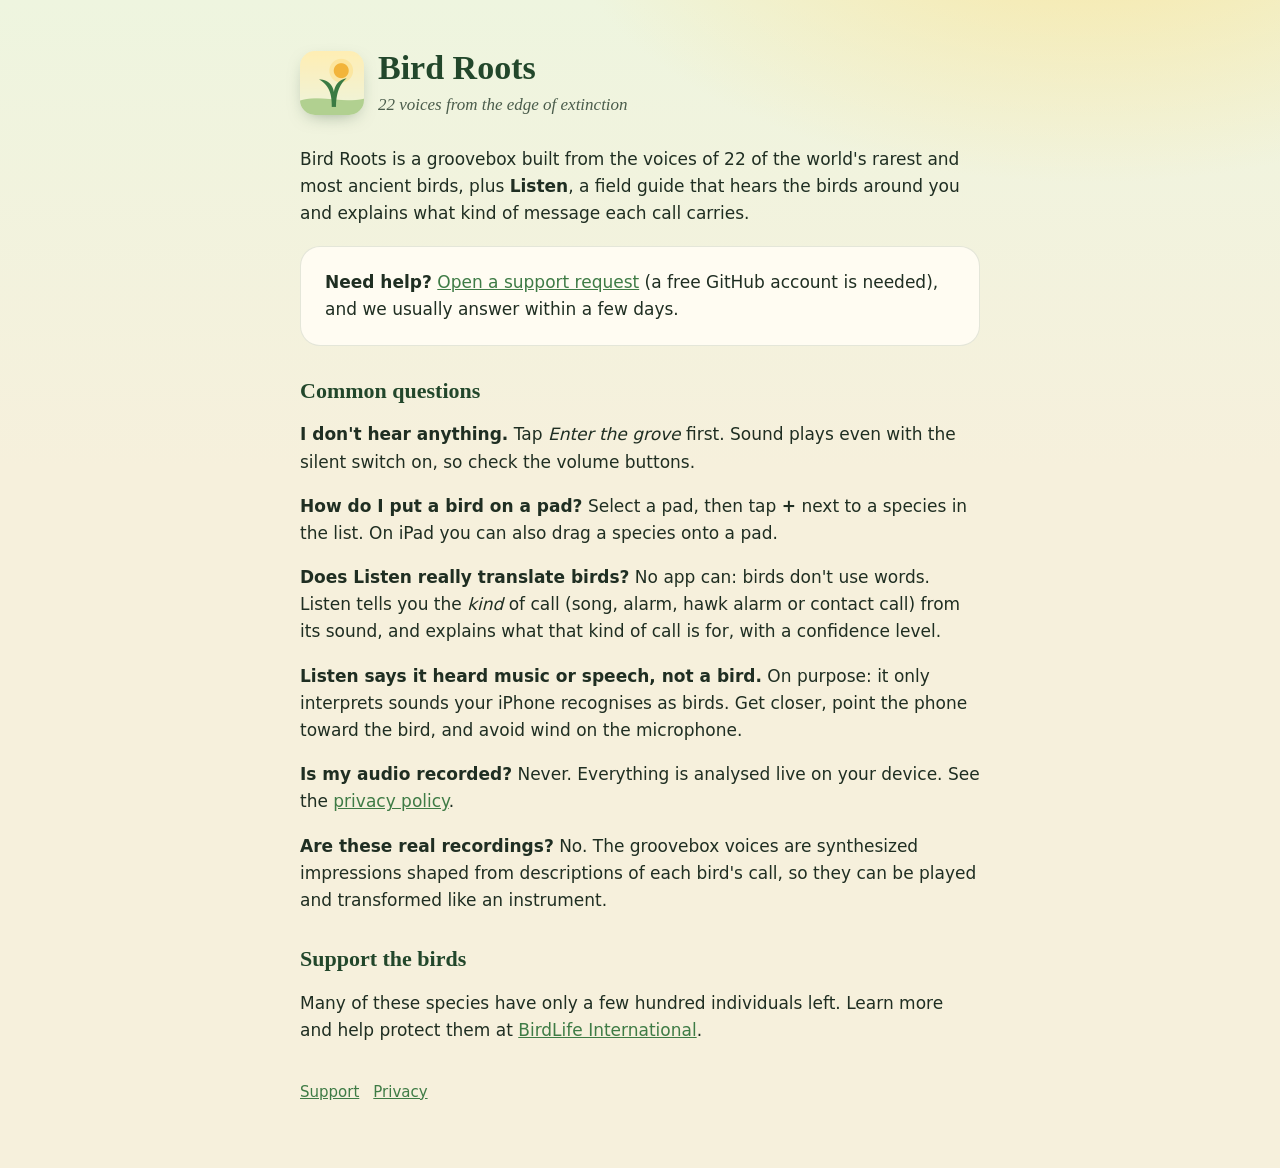
<file: index.html>
<!doctype html>
<html lang="en">
<head>
  <meta charset="utf-8">
  <meta name="viewport" content="width=device-width, initial-scale=1">
  <title>Bird Roots — Support</title>
  <meta name="description" content="Support for Bird Roots, a groovebox of 22 rare bird voices with a listening field guide.">
  <link rel="stylesheet" href="style.css">
</head>
<body>
<main>
  <header>
    <img src="icon.png" alt="Bird Roots icon">
    <div>
      <h1>Bird Roots</h1>
      <p class="sub">22 voices from the edge of extinction</p>
    </div>
  </header>

  <p>Bird Roots is a groovebox built from the voices of 22 of the world's rarest and most ancient birds, plus <strong>Listen</strong>, a field guide that hears the birds around you and explains what kind of message each call carries.</p>

  <div class="card">
    <strong>Need help?</strong> <a href="https://github.com/mihaivasiu-cmyk/bird-roots/issues/new">Open a support request</a> (a free GitHub account is needed), and we usually answer within a few days.
  </div>

  <h2>Common questions</h2>

  <p><strong>I don't hear anything.</strong> Tap <em>Enter the grove</em> first. Sound plays even with the silent switch on, so check the volume buttons.</p>

  <p><strong>How do I put a bird on a pad?</strong> Select a pad, then tap <strong>+</strong> next to a species in the list. On iPad you can also drag a species onto a pad.</p>

  <p><strong>Does Listen really translate birds?</strong> No app can: birds don't use words. Listen tells you the <em>kind</em> of call (song, alarm, hawk alarm or contact call) from its sound, and explains what that kind of call is for, with a confidence level.</p>

  <p><strong>Listen says it heard music or speech, not a bird.</strong> On purpose: it only interprets sounds your iPhone recognises as birds. Get closer, point the phone toward the bird, and avoid wind on the microphone.</p>

  <p><strong>Is my audio recorded?</strong> Never. Everything is analysed live on your device. See the <a href="privacy.html">privacy policy</a>.</p>

  <p><strong>Are these real recordings?</strong> No. The groovebox voices are synthesized impressions shaped from descriptions of each bird's call, so they can be played and transformed like an instrument.</p>

  <h2>Support the birds</h2>
  <p>Many of these species have only a few hundred individuals left. Learn more and help protect them at <a href="https://www.birdlife.org">BirdLife International</a>.</p>

  <nav><a href="./">Support</a><a href="privacy.html">Privacy</a></nav>
</main>
</body>
</html>
</file>
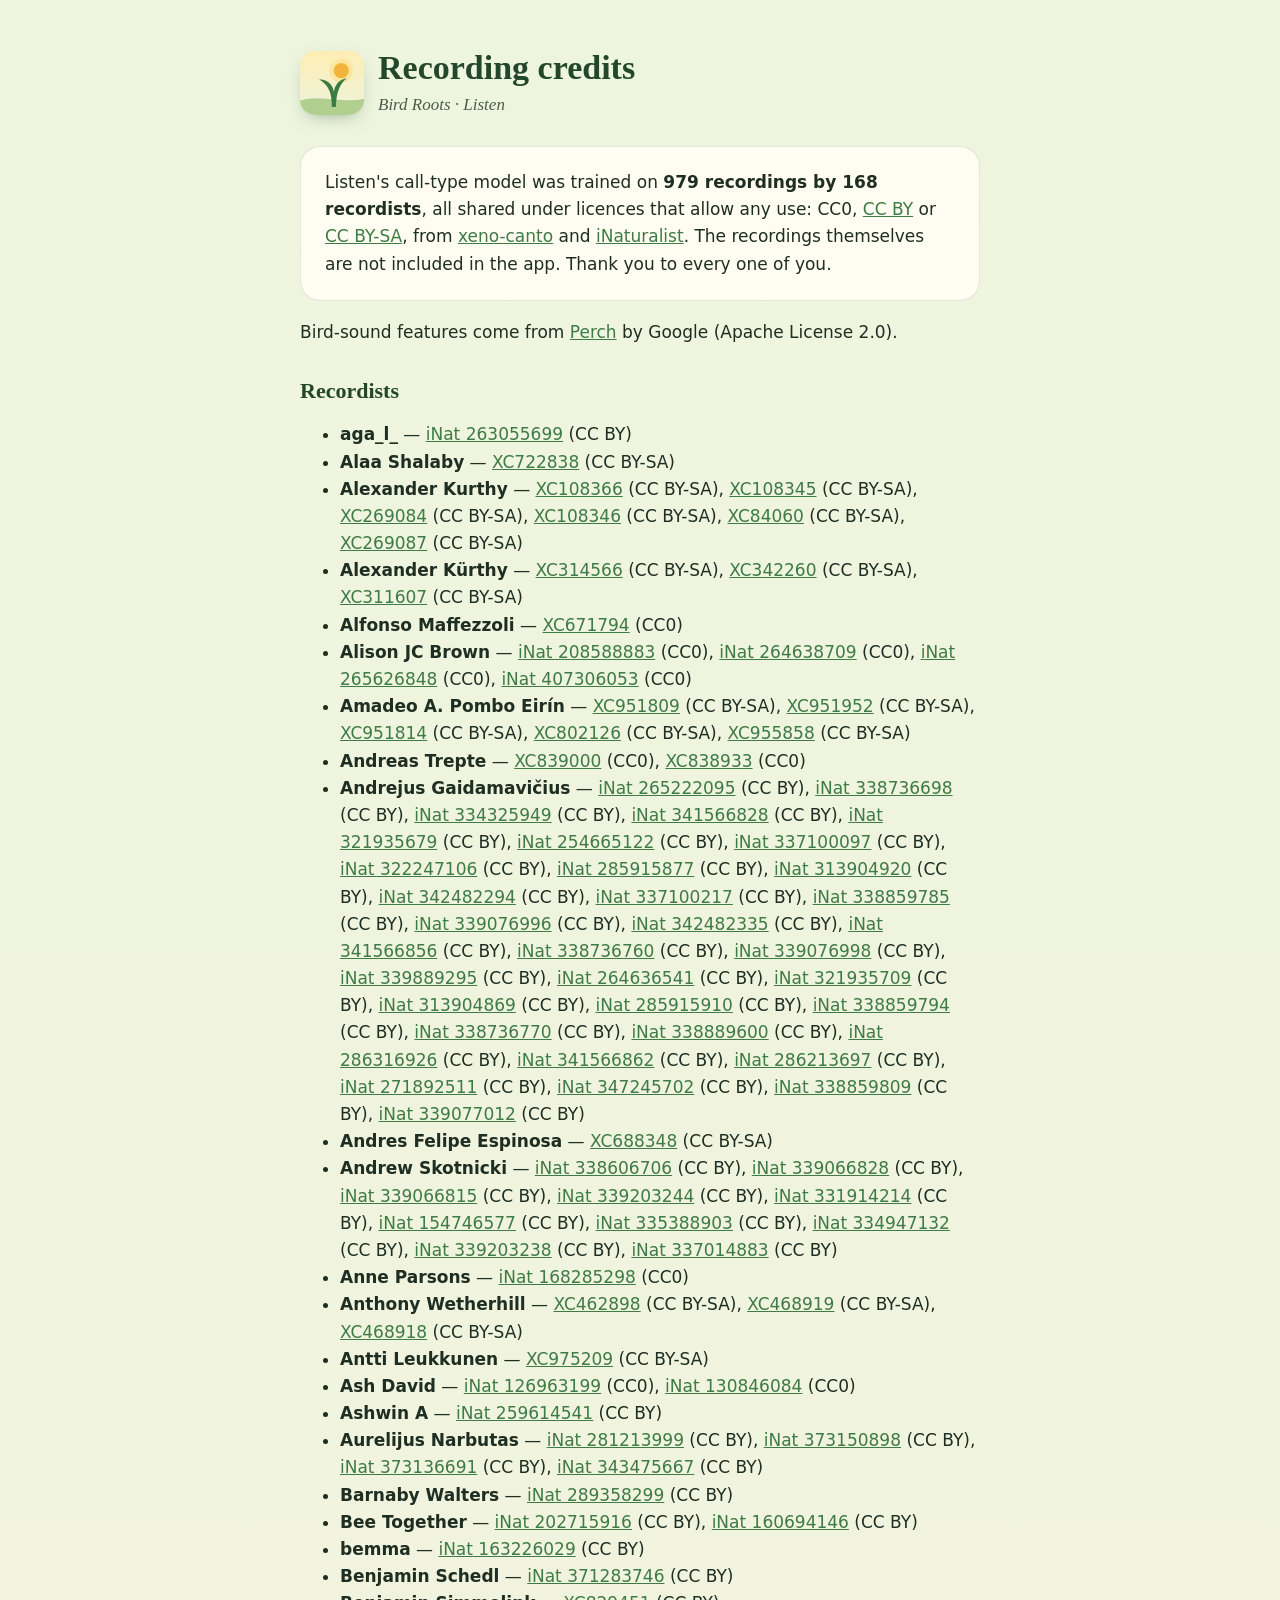
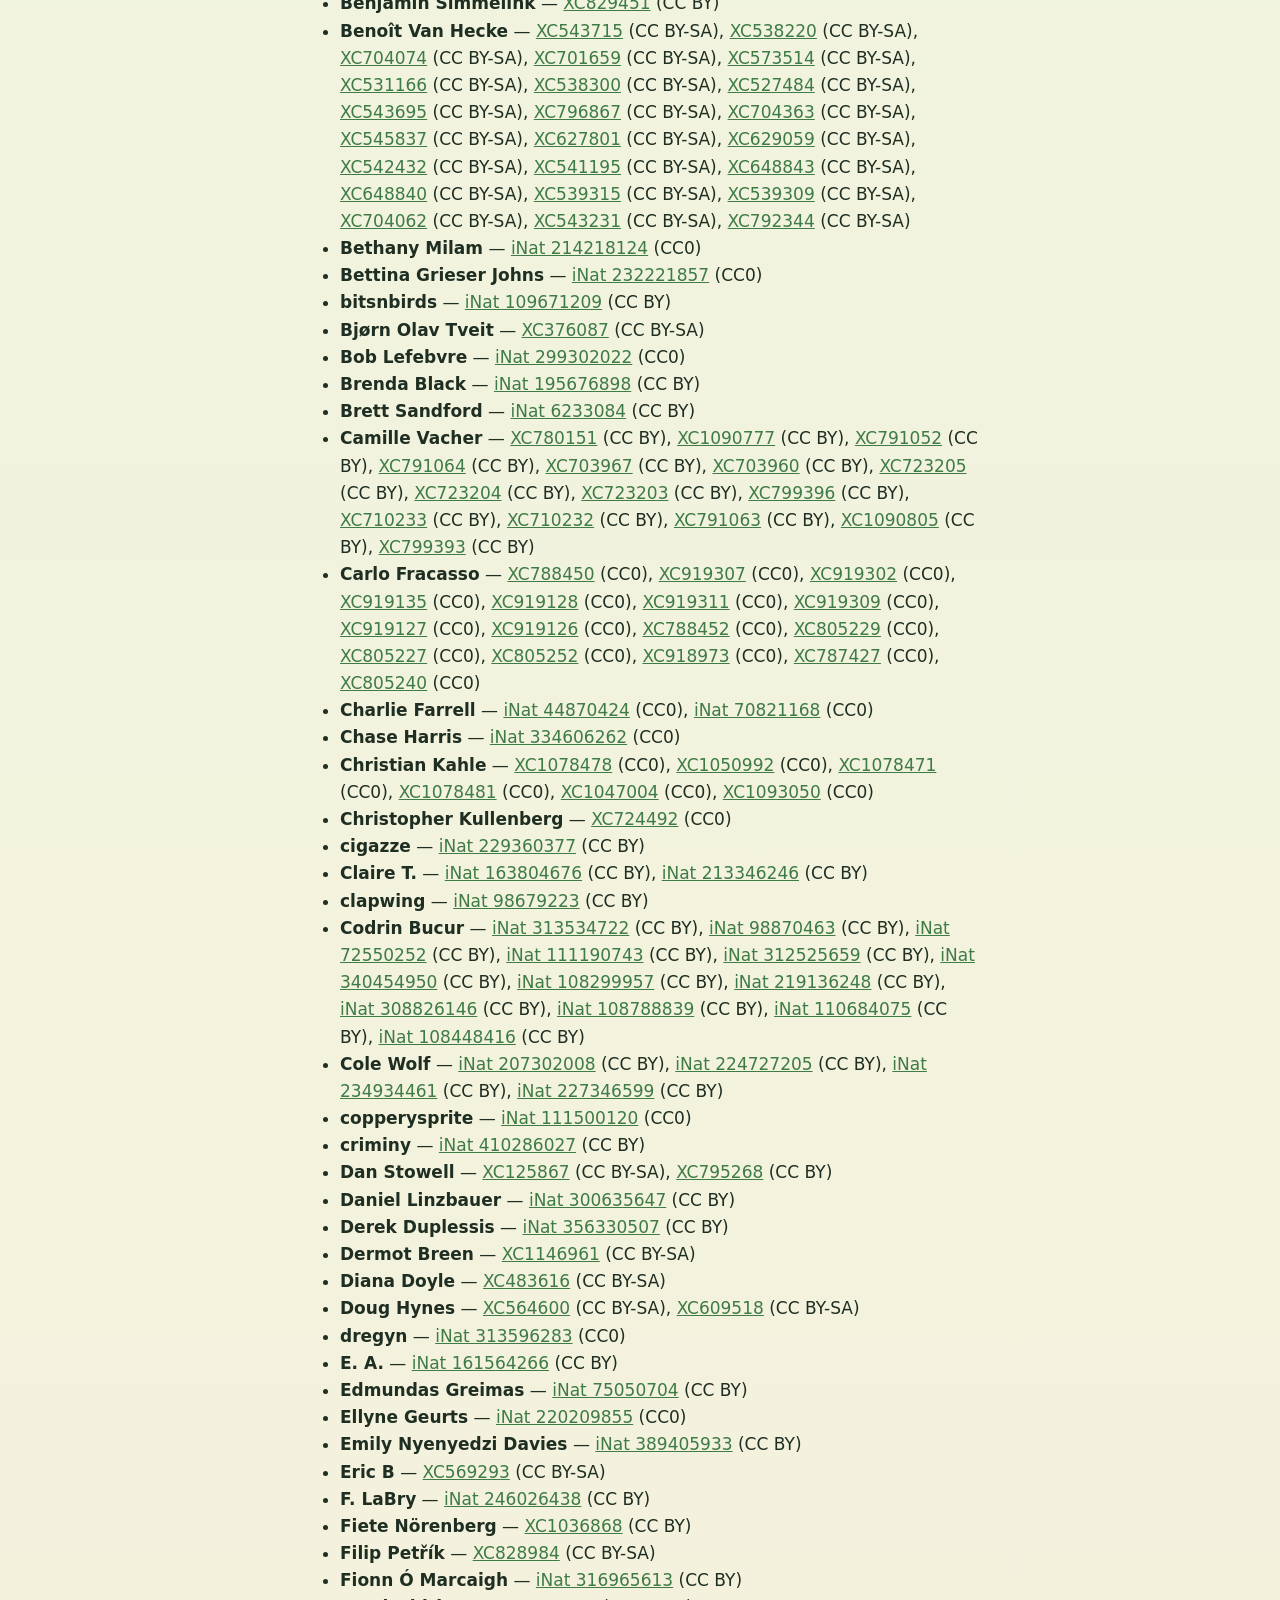
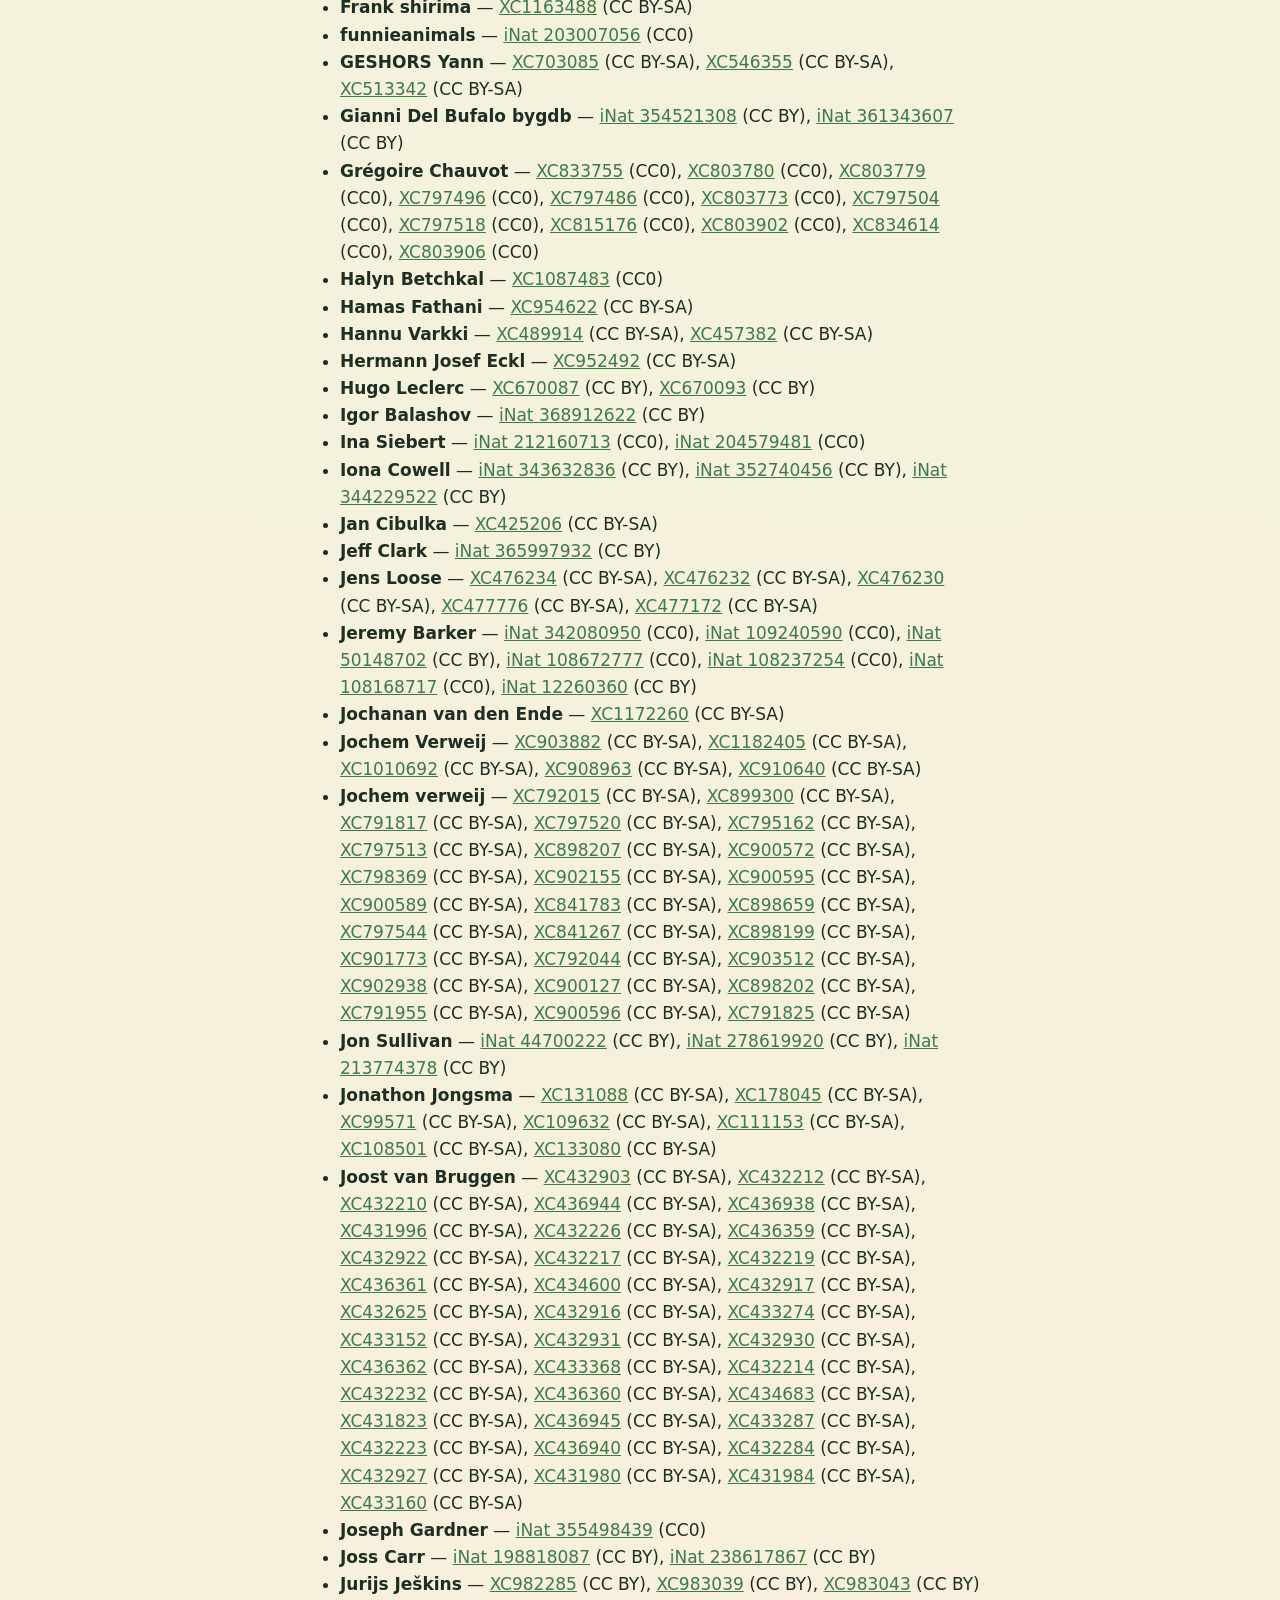
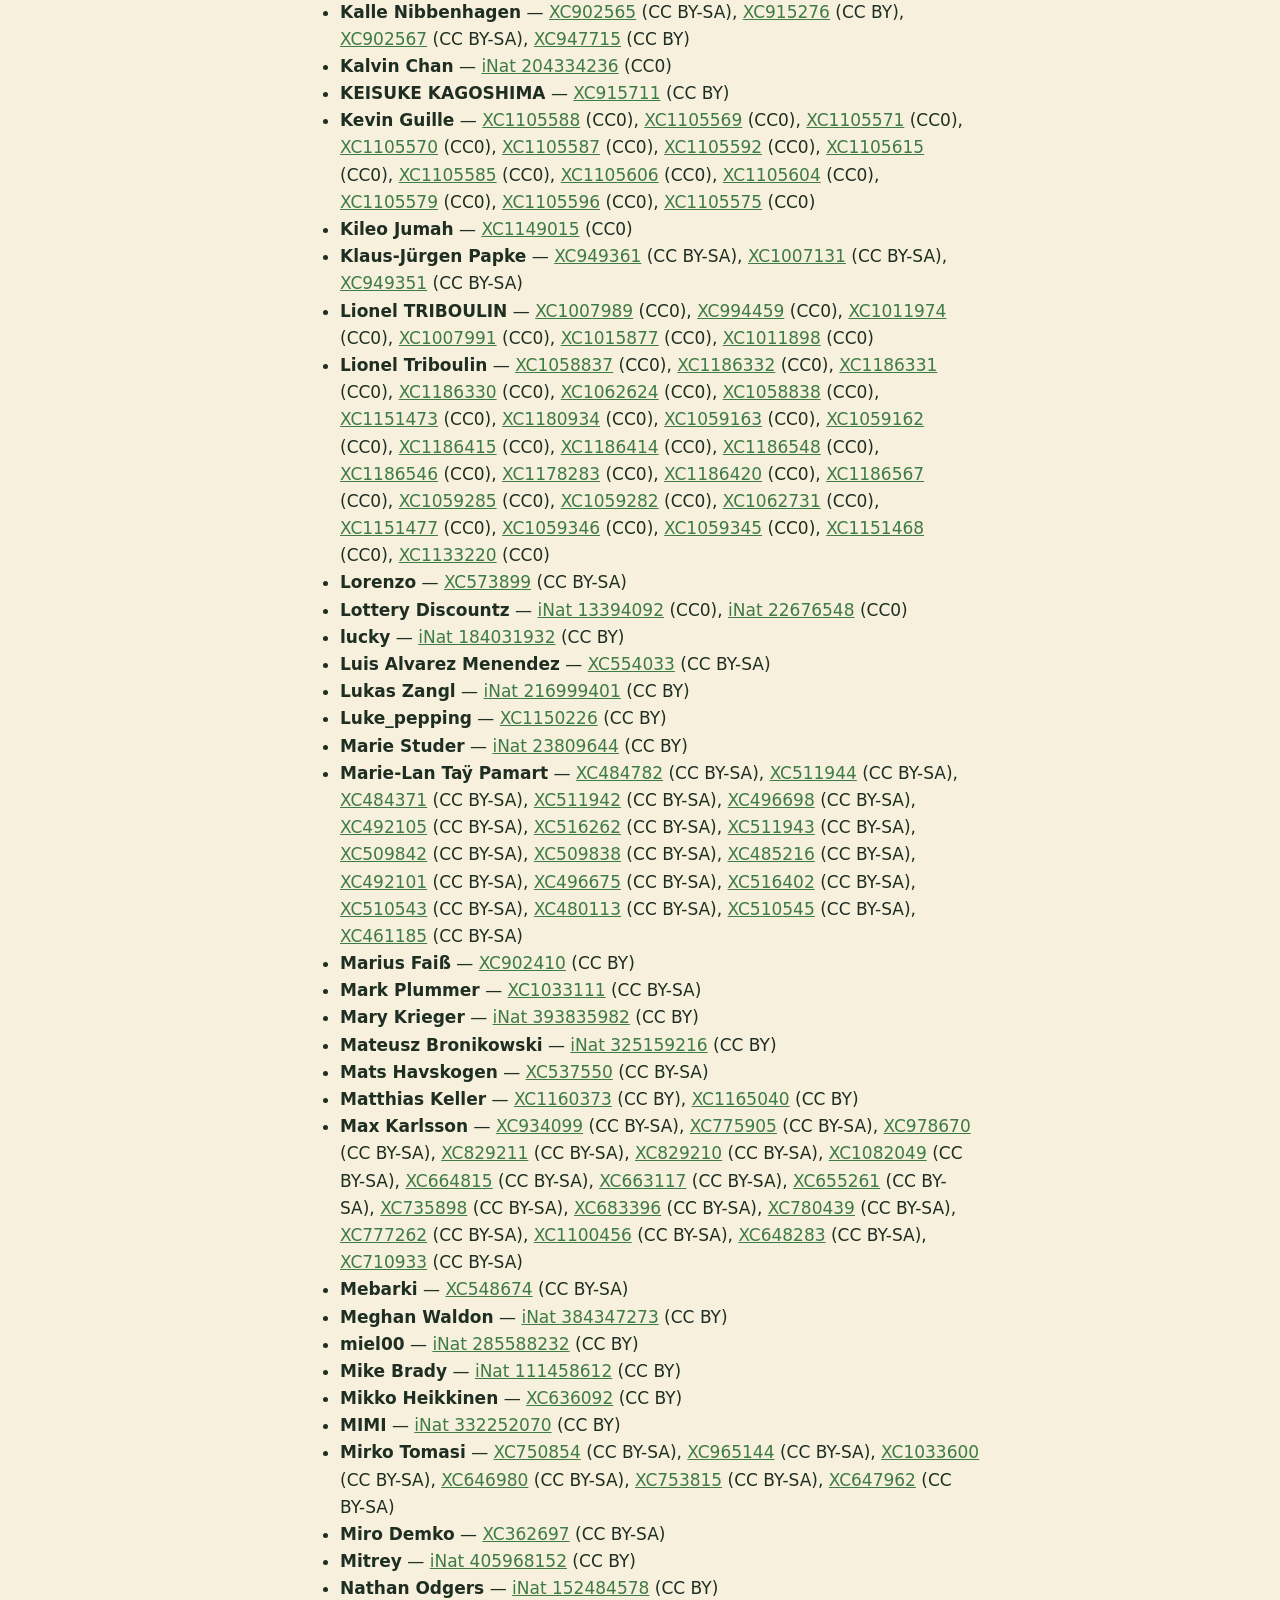
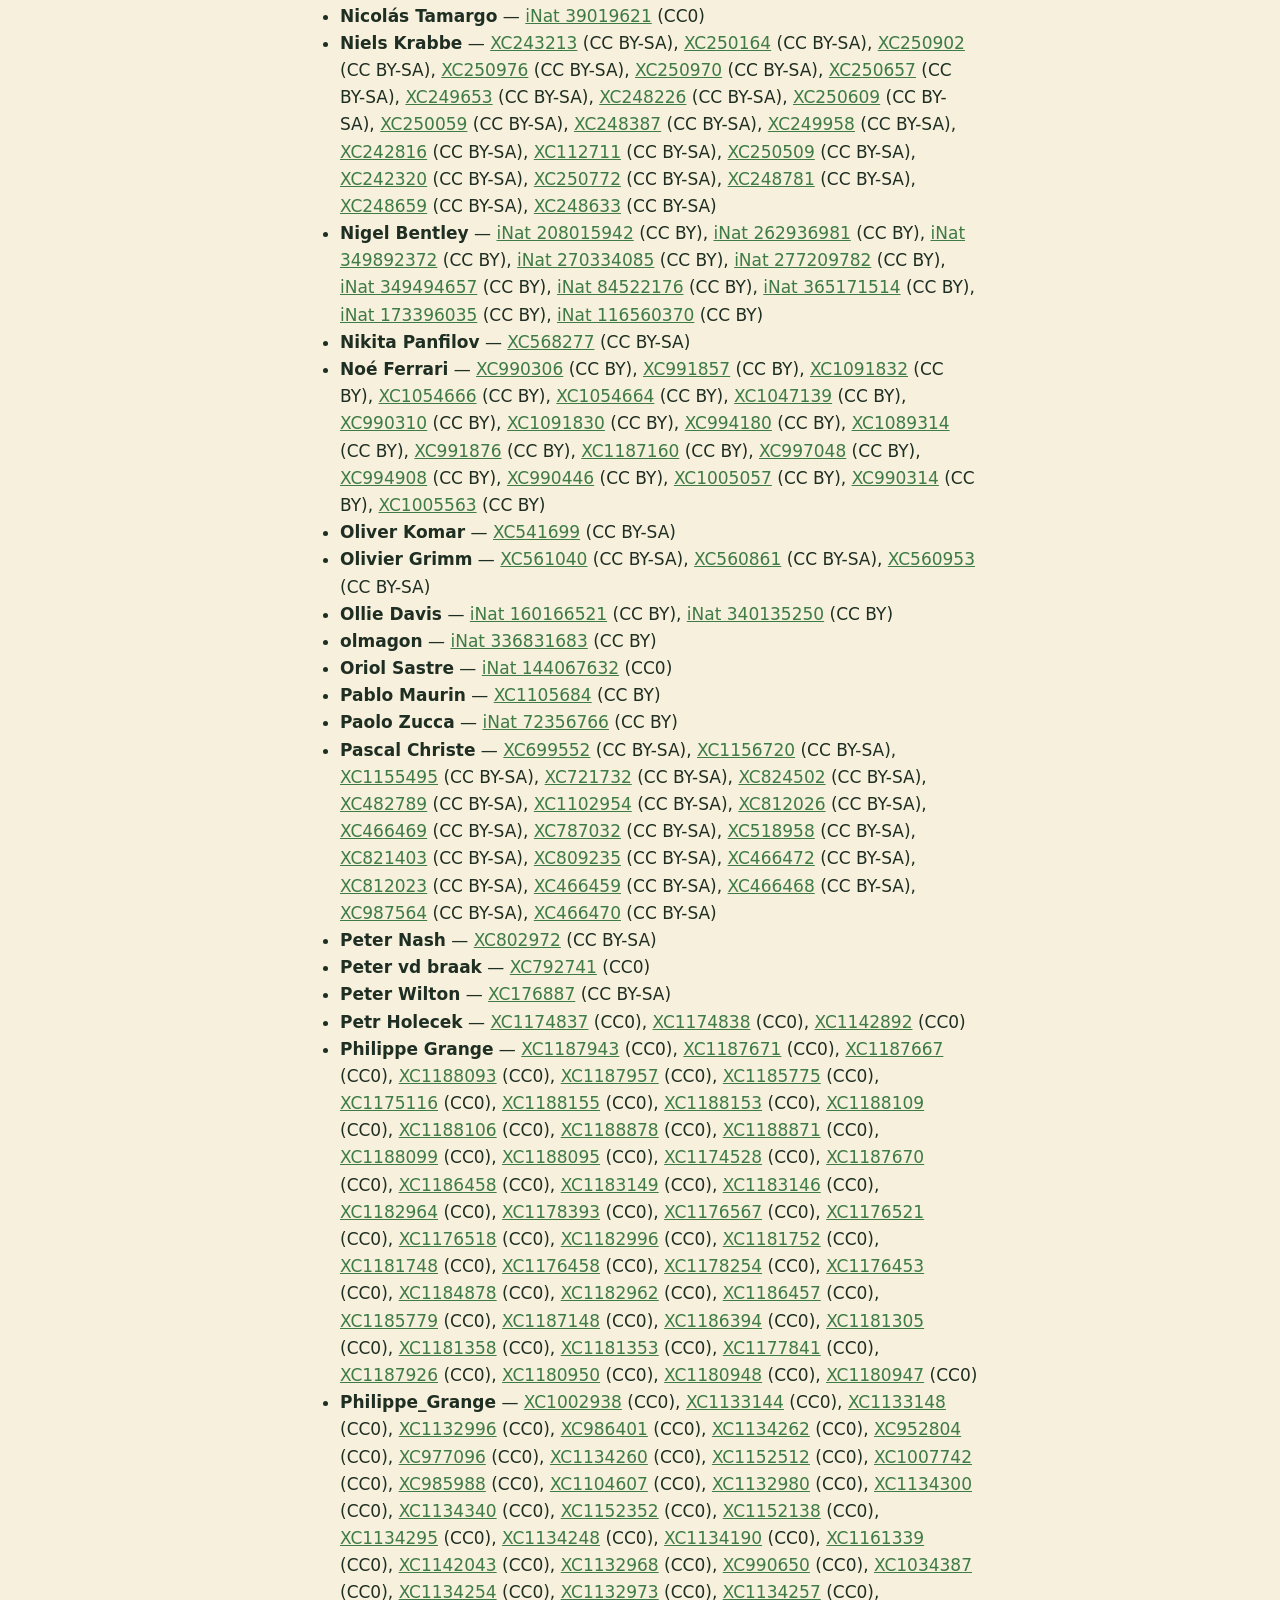
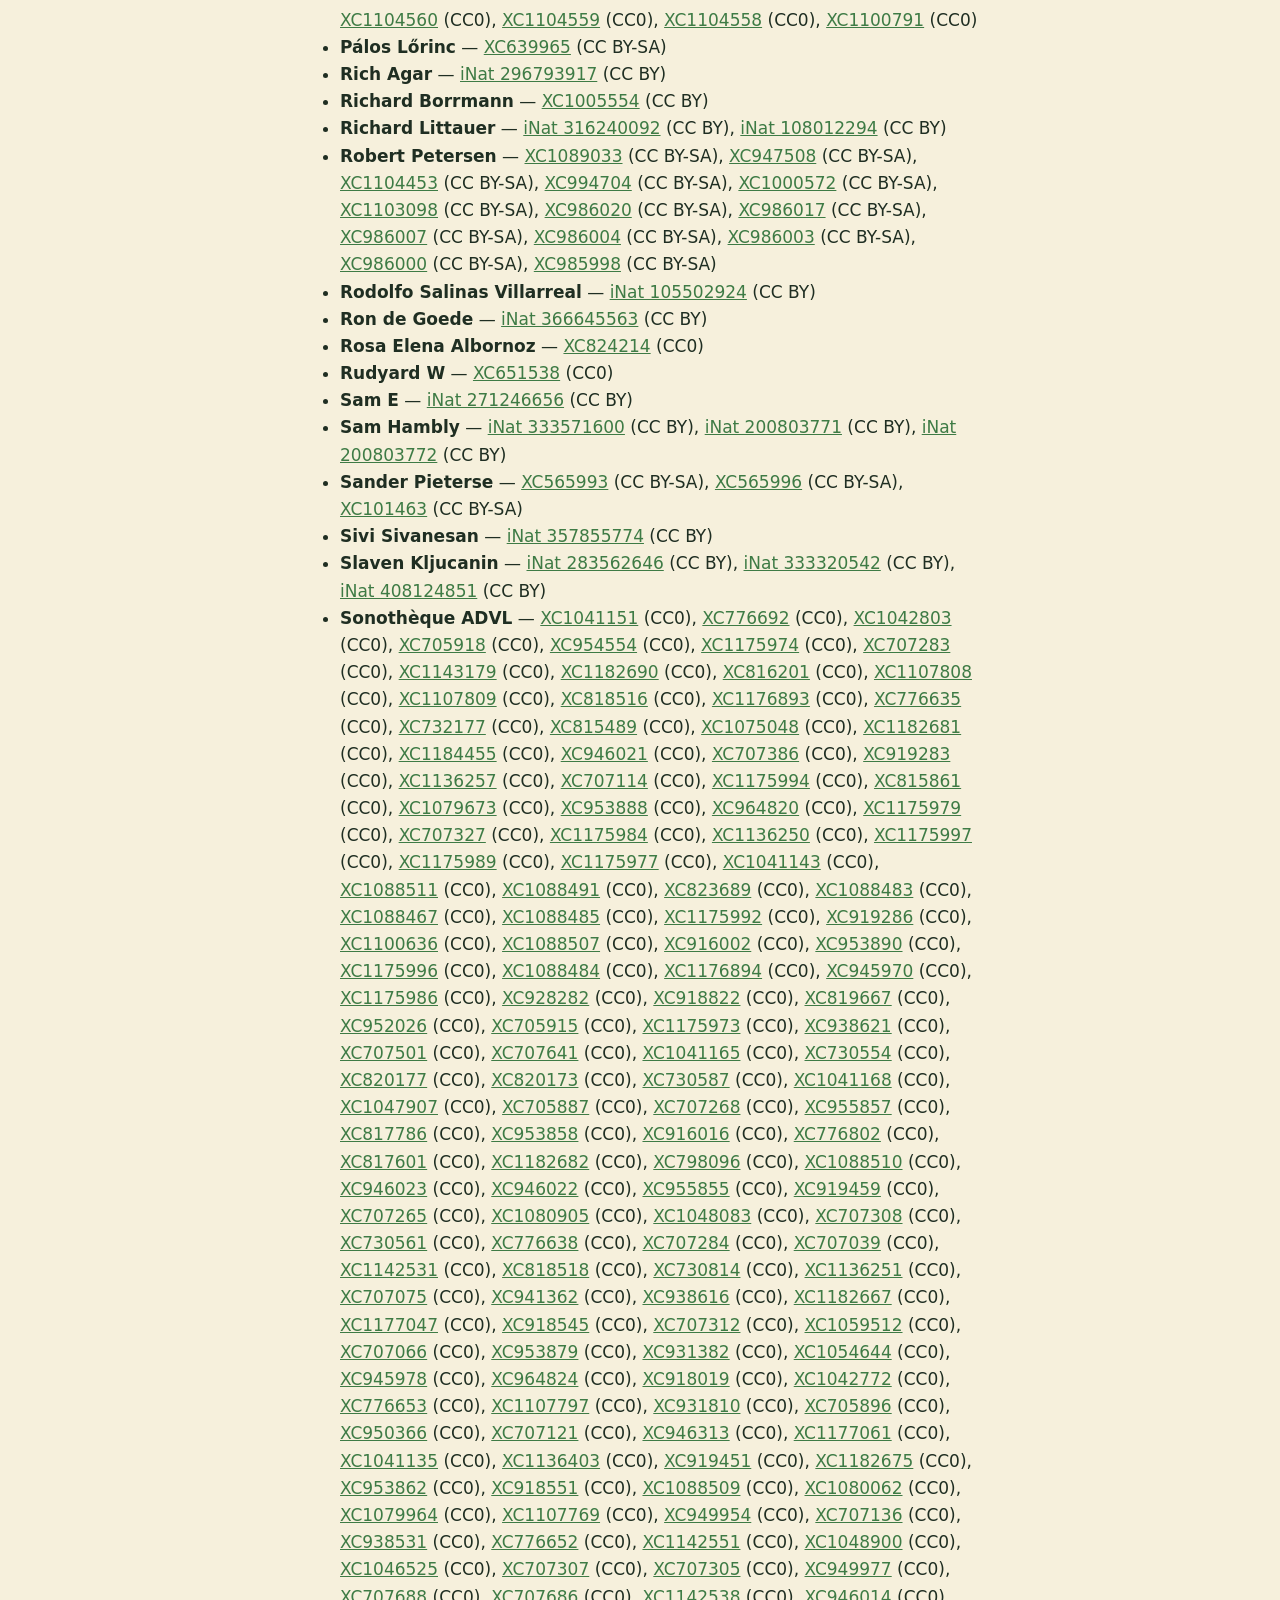
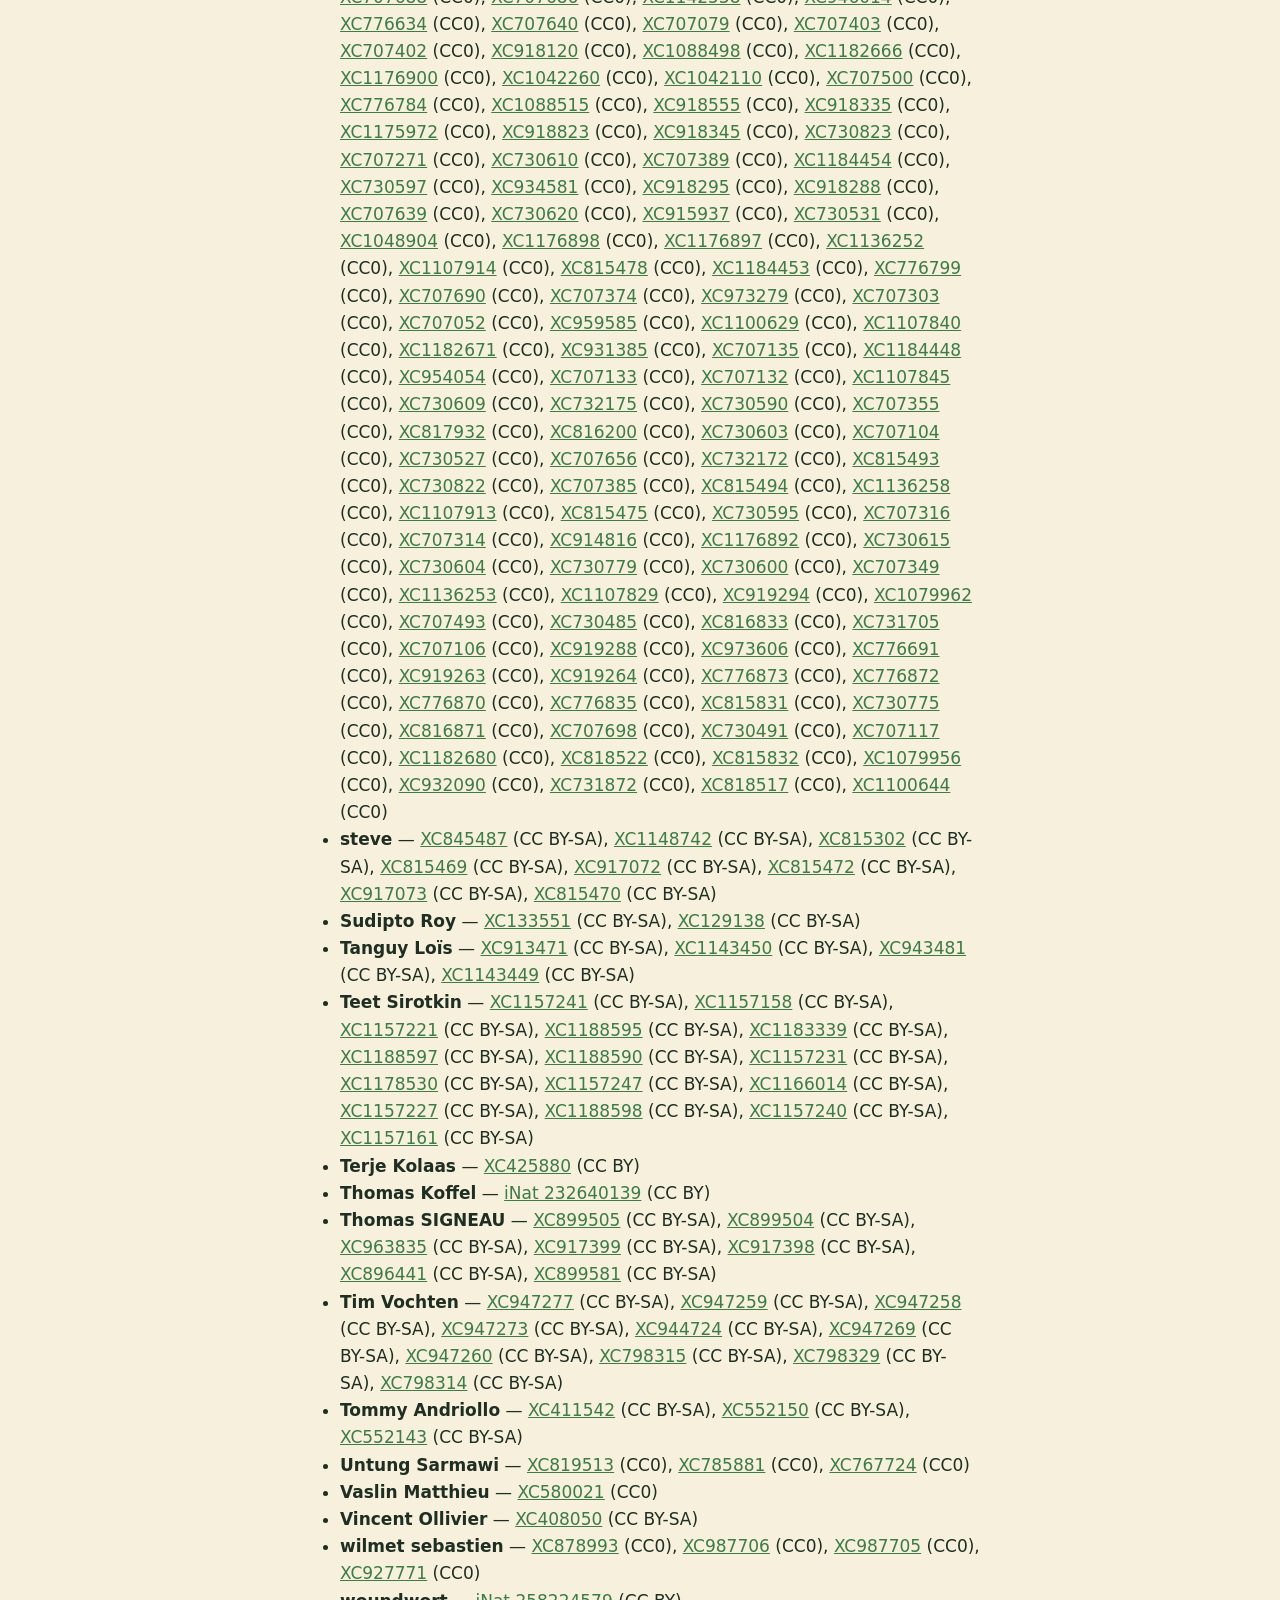
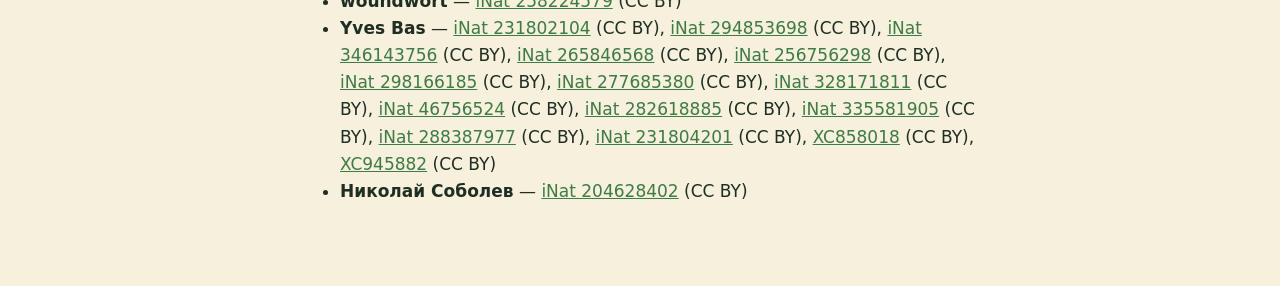
<file: credits.html>
<!doctype html>
<html lang="en">
<head>
  <meta charset="utf-8">
  <meta name="viewport" content="width=device-width, initial-scale=1">
  <title>Bird Roots — Recording Credits</title>
  <link rel="stylesheet" href="style.css">
</head>
<body>
<main>
  <header>
    <img src="icon.png" alt="">
    <div>
      <h1>Recording credits</h1>
      <p class="sub">Bird Roots · Listen</p>
    </div>
  </header>

  <div class="card">
    Listen's call-type model was trained on <strong>979 recordings by 168 recordists</strong>, all shared under licences that allow any use:
    CC0, <a href="https://creativecommons.org/licenses/by/4.0/">CC BY</a> or <a href="https://creativecommons.org/licenses/by-sa/4.0/">CC BY-SA</a>,
    from <a href="https://xeno-canto.org">xeno-canto</a> and <a href="https://www.inaturalist.org">iNaturalist</a>. The recordings themselves are not included in the app.
    Thank you to every one of you.
  </div>

  <p>Bird-sound features come from <a href="https://github.com/google-research/perch">Perch</a> by Google (Apache License 2.0).</p>

  <h2>Recordists</h2>
  <ul class="credits">
    <li><strong>aga_l_</strong> — <a href="https://www.inaturalist.org/observations/263055699">iNat 263055699</a> (CC BY)</li>
    <li><strong>Alaa Shalaby</strong> — <a href="https://xeno-canto.org/722838">XC722838</a> (CC BY-SA)</li>
    <li><strong>Alexander Kurthy</strong> — <a href="https://xeno-canto.org/108366">XC108366</a> (CC BY-SA), <a href="https://xeno-canto.org/108345">XC108345</a> (CC BY-SA), <a href="https://xeno-canto.org/269084">XC269084</a> (CC BY-SA), <a href="https://xeno-canto.org/108346">XC108346</a> (CC BY-SA), <a href="https://xeno-canto.org/84060">XC84060</a> (CC BY-SA), <a href="https://xeno-canto.org/269087">XC269087</a> (CC BY-SA)</li>
    <li><strong>Alexander Kürthy</strong> — <a href="https://xeno-canto.org/314566">XC314566</a> (CC BY-SA), <a href="https://xeno-canto.org/342260">XC342260</a> (CC BY-SA), <a href="https://xeno-canto.org/311607">XC311607</a> (CC BY-SA)</li>
    <li><strong>Alfonso Maffezzoli</strong> — <a href="https://xeno-canto.org/671794">XC671794</a> (CC0)</li>
    <li><strong>Alison JC Brown</strong> — <a href="https://www.inaturalist.org/observations/208588883">iNat 208588883</a> (CC0), <a href="https://www.inaturalist.org/observations/264638709">iNat 264638709</a> (CC0), <a href="https://www.inaturalist.org/observations/265626848">iNat 265626848</a> (CC0), <a href="https://www.inaturalist.org/observations/407306053">iNat 407306053</a> (CC0)</li>
    <li><strong>Amadeo A. Pombo Eirín</strong> — <a href="https://xeno-canto.org/951809">XC951809</a> (CC BY-SA), <a href="https://xeno-canto.org/951952">XC951952</a> (CC BY-SA), <a href="https://xeno-canto.org/951814">XC951814</a> (CC BY-SA), <a href="https://xeno-canto.org/802126">XC802126</a> (CC BY-SA), <a href="https://xeno-canto.org/955858">XC955858</a> (CC BY-SA)</li>
    <li><strong>Andreas Trepte</strong> — <a href="https://xeno-canto.org/839000">XC839000</a> (CC0), <a href="https://xeno-canto.org/838933">XC838933</a> (CC0)</li>
    <li><strong>Andrejus Gaidamavičius</strong> — <a href="https://www.inaturalist.org/observations/265222095">iNat 265222095</a> (CC BY), <a href="https://www.inaturalist.org/observations/338736698">iNat 338736698</a> (CC BY), <a href="https://www.inaturalist.org/observations/334325949">iNat 334325949</a> (CC BY), <a href="https://www.inaturalist.org/observations/341566828">iNat 341566828</a> (CC BY), <a href="https://www.inaturalist.org/observations/321935679">iNat 321935679</a> (CC BY), <a href="https://www.inaturalist.org/observations/254665122">iNat 254665122</a> (CC BY), <a href="https://www.inaturalist.org/observations/337100097">iNat 337100097</a> (CC BY), <a href="https://www.inaturalist.org/observations/322247106">iNat 322247106</a> (CC BY), <a href="https://www.inaturalist.org/observations/285915877">iNat 285915877</a> (CC BY), <a href="https://www.inaturalist.org/observations/313904920">iNat 313904920</a> (CC BY), <a href="https://www.inaturalist.org/observations/342482294">iNat 342482294</a> (CC BY), <a href="https://www.inaturalist.org/observations/337100217">iNat 337100217</a> (CC BY), <a href="https://www.inaturalist.org/observations/338859785">iNat 338859785</a> (CC BY), <a href="https://www.inaturalist.org/observations/339076996">iNat 339076996</a> (CC BY), <a href="https://www.inaturalist.org/observations/342482335">iNat 342482335</a> (CC BY), <a href="https://www.inaturalist.org/observations/341566856">iNat 341566856</a> (CC BY), <a href="https://www.inaturalist.org/observations/338736760">iNat 338736760</a> (CC BY), <a href="https://www.inaturalist.org/observations/339076998">iNat 339076998</a> (CC BY), <a href="https://www.inaturalist.org/observations/339889295">iNat 339889295</a> (CC BY), <a href="https://www.inaturalist.org/observations/264636541">iNat 264636541</a> (CC BY), <a href="https://www.inaturalist.org/observations/321935709">iNat 321935709</a> (CC BY), <a href="https://www.inaturalist.org/observations/313904869">iNat 313904869</a> (CC BY), <a href="https://www.inaturalist.org/observations/285915910">iNat 285915910</a> (CC BY), <a href="https://www.inaturalist.org/observations/338859794">iNat 338859794</a> (CC BY), <a href="https://www.inaturalist.org/observations/338736770">iNat 338736770</a> (CC BY), <a href="https://www.inaturalist.org/observations/338889600">iNat 338889600</a> (CC BY), <a href="https://www.inaturalist.org/observations/286316926">iNat 286316926</a> (CC BY), <a href="https://www.inaturalist.org/observations/341566862">iNat 341566862</a> (CC BY), <a href="https://www.inaturalist.org/observations/286213697">iNat 286213697</a> (CC BY), <a href="https://www.inaturalist.org/observations/271892511">iNat 271892511</a> (CC BY), <a href="https://www.inaturalist.org/observations/347245702">iNat 347245702</a> (CC BY), <a href="https://www.inaturalist.org/observations/338859809">iNat 338859809</a> (CC BY), <a href="https://www.inaturalist.org/observations/339077012">iNat 339077012</a> (CC BY)</li>
    <li><strong>Andres Felipe Espinosa</strong> — <a href="https://xeno-canto.org/688348">XC688348</a> (CC BY-SA)</li>
    <li><strong>Andrew Skotnicki</strong> — <a href="https://www.inaturalist.org/observations/338606706">iNat 338606706</a> (CC BY), <a href="https://www.inaturalist.org/observations/339066828">iNat 339066828</a> (CC BY), <a href="https://www.inaturalist.org/observations/339066815">iNat 339066815</a> (CC BY), <a href="https://www.inaturalist.org/observations/339203244">iNat 339203244</a> (CC BY), <a href="https://www.inaturalist.org/observations/331914214">iNat 331914214</a> (CC BY), <a href="https://www.inaturalist.org/observations/154746577">iNat 154746577</a> (CC BY), <a href="https://www.inaturalist.org/observations/335388903">iNat 335388903</a> (CC BY), <a href="https://www.inaturalist.org/observations/334947132">iNat 334947132</a> (CC BY), <a href="https://www.inaturalist.org/observations/339203238">iNat 339203238</a> (CC BY), <a href="https://www.inaturalist.org/observations/337014883">iNat 337014883</a> (CC BY)</li>
    <li><strong>Anne Parsons</strong> — <a href="https://www.inaturalist.org/observations/168285298">iNat 168285298</a> (CC0)</li>
    <li><strong>Anthony Wetherhill</strong> — <a href="https://xeno-canto.org/462898">XC462898</a> (CC BY-SA), <a href="https://xeno-canto.org/468919">XC468919</a> (CC BY-SA), <a href="https://xeno-canto.org/468918">XC468918</a> (CC BY-SA)</li>
    <li><strong>Antti Leukkunen</strong> — <a href="https://xeno-canto.org/975209">XC975209</a> (CC BY-SA)</li>
    <li><strong>Ash David</strong> — <a href="https://www.inaturalist.org/observations/126963199">iNat 126963199</a> (CC0), <a href="https://www.inaturalist.org/observations/130846084">iNat 130846084</a> (CC0)</li>
    <li><strong>Ashwin A</strong> — <a href="https://www.inaturalist.org/observations/259614541">iNat 259614541</a> (CC BY)</li>
    <li><strong>Aurelijus Narbutas</strong> — <a href="https://www.inaturalist.org/observations/281213999">iNat 281213999</a> (CC BY), <a href="https://www.inaturalist.org/observations/373150898">iNat 373150898</a> (CC BY), <a href="https://www.inaturalist.org/observations/373136691">iNat 373136691</a> (CC BY), <a href="https://www.inaturalist.org/observations/343475667">iNat 343475667</a> (CC BY)</li>
    <li><strong>Barnaby Walters</strong> — <a href="https://www.inaturalist.org/observations/289358299">iNat 289358299</a> (CC BY)</li>
    <li><strong>Bee Together</strong> — <a href="https://www.inaturalist.org/observations/202715916">iNat 202715916</a> (CC BY), <a href="https://www.inaturalist.org/observations/160694146">iNat 160694146</a> (CC BY)</li>
    <li><strong>bemma</strong> — <a href="https://www.inaturalist.org/observations/163226029">iNat 163226029</a> (CC BY)</li>
    <li><strong>Benjamin Schedl</strong> — <a href="https://www.inaturalist.org/observations/371283746">iNat 371283746</a> (CC BY)</li>
    <li><strong>Benjamin Simmelink</strong> — <a href="https://xeno-canto.org/829451">XC829451</a> (CC BY)</li>
    <li><strong>Benoît Van Hecke</strong> — <a href="https://xeno-canto.org/543715">XC543715</a> (CC BY-SA), <a href="https://xeno-canto.org/538220">XC538220</a> (CC BY-SA), <a href="https://xeno-canto.org/704074">XC704074</a> (CC BY-SA), <a href="https://xeno-canto.org/701659">XC701659</a> (CC BY-SA), <a href="https://xeno-canto.org/573514">XC573514</a> (CC BY-SA), <a href="https://xeno-canto.org/531166">XC531166</a> (CC BY-SA), <a href="https://xeno-canto.org/538300">XC538300</a> (CC BY-SA), <a href="https://xeno-canto.org/527484">XC527484</a> (CC BY-SA), <a href="https://xeno-canto.org/543695">XC543695</a> (CC BY-SA), <a href="https://xeno-canto.org/796867">XC796867</a> (CC BY-SA), <a href="https://xeno-canto.org/704363">XC704363</a> (CC BY-SA), <a href="https://xeno-canto.org/545837">XC545837</a> (CC BY-SA), <a href="https://xeno-canto.org/627801">XC627801</a> (CC BY-SA), <a href="https://xeno-canto.org/629059">XC629059</a> (CC BY-SA), <a href="https://xeno-canto.org/542432">XC542432</a> (CC BY-SA), <a href="https://xeno-canto.org/541195">XC541195</a> (CC BY-SA), <a href="https://xeno-canto.org/648843">XC648843</a> (CC BY-SA), <a href="https://xeno-canto.org/648840">XC648840</a> (CC BY-SA), <a href="https://xeno-canto.org/539315">XC539315</a> (CC BY-SA), <a href="https://xeno-canto.org/539309">XC539309</a> (CC BY-SA), <a href="https://xeno-canto.org/704062">XC704062</a> (CC BY-SA), <a href="https://xeno-canto.org/543231">XC543231</a> (CC BY-SA), <a href="https://xeno-canto.org/792344">XC792344</a> (CC BY-SA)</li>
    <li><strong>Bethany Milam</strong> — <a href="https://www.inaturalist.org/observations/214218124">iNat 214218124</a> (CC0)</li>
    <li><strong>Bettina Grieser Johns</strong> — <a href="https://www.inaturalist.org/observations/232221857">iNat 232221857</a> (CC0)</li>
    <li><strong>bitsnbirds</strong> — <a href="https://www.inaturalist.org/observations/109671209">iNat 109671209</a> (CC BY)</li>
    <li><strong>Bjørn Olav Tveit</strong> — <a href="https://xeno-canto.org/376087">XC376087</a> (CC BY-SA)</li>
    <li><strong>Bob Lefebvre</strong> — <a href="https://www.inaturalist.org/observations/299302022">iNat 299302022</a> (CC0)</li>
    <li><strong>Brenda Black</strong> — <a href="https://www.inaturalist.org/observations/195676898">iNat 195676898</a> (CC BY)</li>
    <li><strong>Brett Sandford</strong> — <a href="https://www.inaturalist.org/observations/6233084">iNat 6233084</a> (CC BY)</li>
    <li><strong>Camille Vacher</strong> — <a href="https://xeno-canto.org/780151">XC780151</a> (CC BY), <a href="https://xeno-canto.org/1090777">XC1090777</a> (CC BY), <a href="https://xeno-canto.org/791052">XC791052</a> (CC BY), <a href="https://xeno-canto.org/791064">XC791064</a> (CC BY), <a href="https://xeno-canto.org/703967">XC703967</a> (CC BY), <a href="https://xeno-canto.org/703960">XC703960</a> (CC BY), <a href="https://xeno-canto.org/723205">XC723205</a> (CC BY), <a href="https://xeno-canto.org/723204">XC723204</a> (CC BY), <a href="https://xeno-canto.org/723203">XC723203</a> (CC BY), <a href="https://xeno-canto.org/799396">XC799396</a> (CC BY), <a href="https://xeno-canto.org/710233">XC710233</a> (CC BY), <a href="https://xeno-canto.org/710232">XC710232</a> (CC BY), <a href="https://xeno-canto.org/791063">XC791063</a> (CC BY), <a href="https://xeno-canto.org/1090805">XC1090805</a> (CC BY), <a href="https://xeno-canto.org/799393">XC799393</a> (CC BY)</li>
    <li><strong>Carlo Fracasso</strong> — <a href="https://xeno-canto.org/788450">XC788450</a> (CC0), <a href="https://xeno-canto.org/919307">XC919307</a> (CC0), <a href="https://xeno-canto.org/919302">XC919302</a> (CC0), <a href="https://xeno-canto.org/919135">XC919135</a> (CC0), <a href="https://xeno-canto.org/919128">XC919128</a> (CC0), <a href="https://xeno-canto.org/919311">XC919311</a> (CC0), <a href="https://xeno-canto.org/919309">XC919309</a> (CC0), <a href="https://xeno-canto.org/919127">XC919127</a> (CC0), <a href="https://xeno-canto.org/919126">XC919126</a> (CC0), <a href="https://xeno-canto.org/788452">XC788452</a> (CC0), <a href="https://xeno-canto.org/805229">XC805229</a> (CC0), <a href="https://xeno-canto.org/805227">XC805227</a> (CC0), <a href="https://xeno-canto.org/805252">XC805252</a> (CC0), <a href="https://xeno-canto.org/918973">XC918973</a> (CC0), <a href="https://xeno-canto.org/787427">XC787427</a> (CC0), <a href="https://xeno-canto.org/805240">XC805240</a> (CC0)</li>
    <li><strong>Charlie Farrell</strong> — <a href="https://www.inaturalist.org/observations/44870424">iNat 44870424</a> (CC0), <a href="https://www.inaturalist.org/observations/70821168">iNat 70821168</a> (CC0)</li>
    <li><strong>Chase Harris</strong> — <a href="https://www.inaturalist.org/observations/334606262">iNat 334606262</a> (CC0)</li>
    <li><strong>Christian Kahle</strong> — <a href="https://xeno-canto.org/1078478">XC1078478</a> (CC0), <a href="https://xeno-canto.org/1050992">XC1050992</a> (CC0), <a href="https://xeno-canto.org/1078471">XC1078471</a> (CC0), <a href="https://xeno-canto.org/1078481">XC1078481</a> (CC0), <a href="https://xeno-canto.org/1047004">XC1047004</a> (CC0), <a href="https://xeno-canto.org/1093050">XC1093050</a> (CC0)</li>
    <li><strong>Christopher Kullenberg</strong> — <a href="https://xeno-canto.org/724492">XC724492</a> (CC0)</li>
    <li><strong>cigazze</strong> — <a href="https://www.inaturalist.org/observations/229360377">iNat 229360377</a> (CC BY)</li>
    <li><strong>Claire T.</strong> — <a href="https://www.inaturalist.org/observations/163804676">iNat 163804676</a> (CC BY), <a href="https://www.inaturalist.org/observations/213346246">iNat 213346246</a> (CC BY)</li>
    <li><strong>clapwing</strong> — <a href="https://www.inaturalist.org/observations/98679223">iNat 98679223</a> (CC BY)</li>
    <li><strong>Codrin Bucur</strong> — <a href="https://www.inaturalist.org/observations/313534722">iNat 313534722</a> (CC BY), <a href="https://www.inaturalist.org/observations/98870463">iNat 98870463</a> (CC BY), <a href="https://www.inaturalist.org/observations/72550252">iNat 72550252</a> (CC BY), <a href="https://www.inaturalist.org/observations/111190743">iNat 111190743</a> (CC BY), <a href="https://www.inaturalist.org/observations/312525659">iNat 312525659</a> (CC BY), <a href="https://www.inaturalist.org/observations/340454950">iNat 340454950</a> (CC BY), <a href="https://www.inaturalist.org/observations/108299957">iNat 108299957</a> (CC BY), <a href="https://www.inaturalist.org/observations/219136248">iNat 219136248</a> (CC BY), <a href="https://www.inaturalist.org/observations/308826146">iNat 308826146</a> (CC BY), <a href="https://www.inaturalist.org/observations/108788839">iNat 108788839</a> (CC BY), <a href="https://www.inaturalist.org/observations/110684075">iNat 110684075</a> (CC BY), <a href="https://www.inaturalist.org/observations/108448416">iNat 108448416</a> (CC BY)</li>
    <li><strong>Cole Wolf</strong> — <a href="https://www.inaturalist.org/observations/207302008">iNat 207302008</a> (CC BY), <a href="https://www.inaturalist.org/observations/224727205">iNat 224727205</a> (CC BY), <a href="https://www.inaturalist.org/observations/234934461">iNat 234934461</a> (CC BY), <a href="https://www.inaturalist.org/observations/227346599">iNat 227346599</a> (CC BY)</li>
    <li><strong>copperysprite</strong> — <a href="https://www.inaturalist.org/observations/111500120">iNat 111500120</a> (CC0)</li>
    <li><strong>criminy</strong> — <a href="https://www.inaturalist.org/observations/410286027">iNat 410286027</a> (CC BY)</li>
    <li><strong>Dan Stowell</strong> — <a href="https://xeno-canto.org/125867">XC125867</a> (CC BY-SA), <a href="https://xeno-canto.org/795268">XC795268</a> (CC BY)</li>
    <li><strong>Daniel Linzbauer</strong> — <a href="https://www.inaturalist.org/observations/300635647">iNat 300635647</a> (CC BY)</li>
    <li><strong>Derek Duplessis</strong> — <a href="https://www.inaturalist.org/observations/356330507">iNat 356330507</a> (CC BY)</li>
    <li><strong>Dermot Breen</strong> — <a href="https://xeno-canto.org/1146961">XC1146961</a> (CC BY-SA)</li>
    <li><strong>Diana Doyle</strong> — <a href="https://xeno-canto.org/483616">XC483616</a> (CC BY-SA)</li>
    <li><strong>Doug Hynes</strong> — <a href="https://xeno-canto.org/564600">XC564600</a> (CC BY-SA), <a href="https://xeno-canto.org/609518">XC609518</a> (CC BY-SA)</li>
    <li><strong>dregyn</strong> — <a href="https://www.inaturalist.org/observations/313596283">iNat 313596283</a> (CC0)</li>
    <li><strong>E. A.</strong> — <a href="https://www.inaturalist.org/observations/161564266">iNat 161564266</a> (CC BY)</li>
    <li><strong>Edmundas Greimas</strong> — <a href="https://www.inaturalist.org/observations/75050704">iNat 75050704</a> (CC BY)</li>
    <li><strong>Ellyne Geurts</strong> — <a href="https://www.inaturalist.org/observations/220209855">iNat 220209855</a> (CC0)</li>
    <li><strong>Emily Nyenyedzi Davies</strong> — <a href="https://www.inaturalist.org/observations/389405933">iNat 389405933</a> (CC BY)</li>
    <li><strong>Eric B</strong> — <a href="https://xeno-canto.org/569293">XC569293</a> (CC BY-SA)</li>
    <li><strong>F. LaBry</strong> — <a href="https://www.inaturalist.org/observations/246026438">iNat 246026438</a> (CC BY)</li>
    <li><strong>Fiete Nörenberg</strong> — <a href="https://xeno-canto.org/1036868">XC1036868</a> (CC BY)</li>
    <li><strong>Filip Petřík</strong> — <a href="https://xeno-canto.org/828984">XC828984</a> (CC BY-SA)</li>
    <li><strong>Fionn Ó Marcaigh</strong> — <a href="https://www.inaturalist.org/observations/316965613">iNat 316965613</a> (CC BY)</li>
    <li><strong>Frank shirima</strong> — <a href="https://xeno-canto.org/1163488">XC1163488</a> (CC BY-SA)</li>
    <li><strong>funnieanimals</strong> — <a href="https://www.inaturalist.org/observations/203007056">iNat 203007056</a> (CC0)</li>
    <li><strong>GESHORS Yann</strong> — <a href="https://xeno-canto.org/703085">XC703085</a> (CC BY-SA), <a href="https://xeno-canto.org/546355">XC546355</a> (CC BY-SA), <a href="https://xeno-canto.org/513342">XC513342</a> (CC BY-SA)</li>
    <li><strong>Gianni Del Bufalo bygdb</strong> — <a href="https://www.inaturalist.org/observations/354521308">iNat 354521308</a> (CC BY), <a href="https://www.inaturalist.org/observations/361343607">iNat 361343607</a> (CC BY)</li>
    <li><strong>Grégoire Chauvot</strong> — <a href="https://xeno-canto.org/833755">XC833755</a> (CC0), <a href="https://xeno-canto.org/803780">XC803780</a> (CC0), <a href="https://xeno-canto.org/803779">XC803779</a> (CC0), <a href="https://xeno-canto.org/797496">XC797496</a> (CC0), <a href="https://xeno-canto.org/797486">XC797486</a> (CC0), <a href="https://xeno-canto.org/803773">XC803773</a> (CC0), <a href="https://xeno-canto.org/797504">XC797504</a> (CC0), <a href="https://xeno-canto.org/797518">XC797518</a> (CC0), <a href="https://xeno-canto.org/815176">XC815176</a> (CC0), <a href="https://xeno-canto.org/803902">XC803902</a> (CC0), <a href="https://xeno-canto.org/834614">XC834614</a> (CC0), <a href="https://xeno-canto.org/803906">XC803906</a> (CC0)</li>
    <li><strong>Halyn Betchkal</strong> — <a href="https://xeno-canto.org/1087483">XC1087483</a> (CC0)</li>
    <li><strong>Hamas Fathani</strong> — <a href="https://xeno-canto.org/954622">XC954622</a> (CC BY-SA)</li>
    <li><strong>Hannu Varkki</strong> — <a href="https://xeno-canto.org/489914">XC489914</a> (CC BY-SA), <a href="https://xeno-canto.org/457382">XC457382</a> (CC BY-SA)</li>
    <li><strong>Hermann Josef Eckl</strong> — <a href="https://xeno-canto.org/952492">XC952492</a> (CC BY-SA)</li>
    <li><strong>Hugo Leclerc</strong> — <a href="https://xeno-canto.org/670087">XC670087</a> (CC BY), <a href="https://xeno-canto.org/670093">XC670093</a> (CC BY)</li>
    <li><strong>Igor Balashov</strong> — <a href="https://www.inaturalist.org/observations/368912622">iNat 368912622</a> (CC BY)</li>
    <li><strong>Ina Siebert</strong> — <a href="https://www.inaturalist.org/observations/212160713">iNat 212160713</a> (CC0), <a href="https://www.inaturalist.org/observations/204579481">iNat 204579481</a> (CC0)</li>
    <li><strong>Iona Cowell</strong> — <a href="https://www.inaturalist.org/observations/343632836">iNat 343632836</a> (CC BY), <a href="https://www.inaturalist.org/observations/352740456">iNat 352740456</a> (CC BY), <a href="https://www.inaturalist.org/observations/344229522">iNat 344229522</a> (CC BY)</li>
    <li><strong>Jan Cibulka</strong> — <a href="https://xeno-canto.org/425206">XC425206</a> (CC BY-SA)</li>
    <li><strong>Jeff Clark</strong> — <a href="https://www.inaturalist.org/observations/365997932">iNat 365997932</a> (CC BY)</li>
    <li><strong>Jens Loose</strong> — <a href="https://xeno-canto.org/476234">XC476234</a> (CC BY-SA), <a href="https://xeno-canto.org/476232">XC476232</a> (CC BY-SA), <a href="https://xeno-canto.org/476230">XC476230</a> (CC BY-SA), <a href="https://xeno-canto.org/477776">XC477776</a> (CC BY-SA), <a href="https://xeno-canto.org/477172">XC477172</a> (CC BY-SA)</li>
    <li><strong>Jeremy Barker</strong> — <a href="https://www.inaturalist.org/observations/342080950">iNat 342080950</a> (CC0), <a href="https://www.inaturalist.org/observations/109240590">iNat 109240590</a> (CC0), <a href="https://www.inaturalist.org/observations/50148702">iNat 50148702</a> (CC BY), <a href="https://www.inaturalist.org/observations/108672777">iNat 108672777</a> (CC0), <a href="https://www.inaturalist.org/observations/108237254">iNat 108237254</a> (CC0), <a href="https://www.inaturalist.org/observations/108168717">iNat 108168717</a> (CC0), <a href="https://www.inaturalist.org/observations/12260360">iNat 12260360</a> (CC BY)</li>
    <li><strong>Jochanan van den Ende</strong> — <a href="https://xeno-canto.org/1172260">XC1172260</a> (CC BY-SA)</li>
    <li><strong>Jochem Verweij</strong> — <a href="https://xeno-canto.org/903882">XC903882</a> (CC BY-SA), <a href="https://xeno-canto.org/1182405">XC1182405</a> (CC BY-SA), <a href="https://xeno-canto.org/1010692">XC1010692</a> (CC BY-SA), <a href="https://xeno-canto.org/908963">XC908963</a> (CC BY-SA), <a href="https://xeno-canto.org/910640">XC910640</a> (CC BY-SA)</li>
    <li><strong>Jochem verweij</strong> — <a href="https://xeno-canto.org/792015">XC792015</a> (CC BY-SA), <a href="https://xeno-canto.org/899300">XC899300</a> (CC BY-SA), <a href="https://xeno-canto.org/791817">XC791817</a> (CC BY-SA), <a href="https://xeno-canto.org/797520">XC797520</a> (CC BY-SA), <a href="https://xeno-canto.org/795162">XC795162</a> (CC BY-SA), <a href="https://xeno-canto.org/797513">XC797513</a> (CC BY-SA), <a href="https://xeno-canto.org/898207">XC898207</a> (CC BY-SA), <a href="https://xeno-canto.org/900572">XC900572</a> (CC BY-SA), <a href="https://xeno-canto.org/798369">XC798369</a> (CC BY-SA), <a href="https://xeno-canto.org/902155">XC902155</a> (CC BY-SA), <a href="https://xeno-canto.org/900595">XC900595</a> (CC BY-SA), <a href="https://xeno-canto.org/900589">XC900589</a> (CC BY-SA), <a href="https://xeno-canto.org/841783">XC841783</a> (CC BY-SA), <a href="https://xeno-canto.org/898659">XC898659</a> (CC BY-SA), <a href="https://xeno-canto.org/797544">XC797544</a> (CC BY-SA), <a href="https://xeno-canto.org/841267">XC841267</a> (CC BY-SA), <a href="https://xeno-canto.org/898199">XC898199</a> (CC BY-SA), <a href="https://xeno-canto.org/901773">XC901773</a> (CC BY-SA), <a href="https://xeno-canto.org/792044">XC792044</a> (CC BY-SA), <a href="https://xeno-canto.org/903512">XC903512</a> (CC BY-SA), <a href="https://xeno-canto.org/902938">XC902938</a> (CC BY-SA), <a href="https://xeno-canto.org/900127">XC900127</a> (CC BY-SA), <a href="https://xeno-canto.org/898202">XC898202</a> (CC BY-SA), <a href="https://xeno-canto.org/791955">XC791955</a> (CC BY-SA), <a href="https://xeno-canto.org/900596">XC900596</a> (CC BY-SA), <a href="https://xeno-canto.org/791825">XC791825</a> (CC BY-SA)</li>
    <li><strong>Jon Sullivan</strong> — <a href="https://www.inaturalist.org/observations/44700222">iNat 44700222</a> (CC BY), <a href="https://www.inaturalist.org/observations/278619920">iNat 278619920</a> (CC BY), <a href="https://www.inaturalist.org/observations/213774378">iNat 213774378</a> (CC BY)</li>
    <li><strong>Jonathon Jongsma</strong> — <a href="https://xeno-canto.org/131088">XC131088</a> (CC BY-SA), <a href="https://xeno-canto.org/178045">XC178045</a> (CC BY-SA), <a href="https://xeno-canto.org/99571">XC99571</a> (CC BY-SA), <a href="https://xeno-canto.org/109632">XC109632</a> (CC BY-SA), <a href="https://xeno-canto.org/111153">XC111153</a> (CC BY-SA), <a href="https://xeno-canto.org/108501">XC108501</a> (CC BY-SA), <a href="https://xeno-canto.org/133080">XC133080</a> (CC BY-SA)</li>
    <li><strong>Joost van Bruggen</strong> — <a href="https://xeno-canto.org/432903">XC432903</a> (CC BY-SA), <a href="https://xeno-canto.org/432212">XC432212</a> (CC BY-SA), <a href="https://xeno-canto.org/432210">XC432210</a> (CC BY-SA), <a href="https://xeno-canto.org/436944">XC436944</a> (CC BY-SA), <a href="https://xeno-canto.org/436938">XC436938</a> (CC BY-SA), <a href="https://xeno-canto.org/431996">XC431996</a> (CC BY-SA), <a href="https://xeno-canto.org/432226">XC432226</a> (CC BY-SA), <a href="https://xeno-canto.org/436359">XC436359</a> (CC BY-SA), <a href="https://xeno-canto.org/432922">XC432922</a> (CC BY-SA), <a href="https://xeno-canto.org/432217">XC432217</a> (CC BY-SA), <a href="https://xeno-canto.org/432219">XC432219</a> (CC BY-SA), <a href="https://xeno-canto.org/436361">XC436361</a> (CC BY-SA), <a href="https://xeno-canto.org/434600">XC434600</a> (CC BY-SA), <a href="https://xeno-canto.org/432917">XC432917</a> (CC BY-SA), <a href="https://xeno-canto.org/432625">XC432625</a> (CC BY-SA), <a href="https://xeno-canto.org/432916">XC432916</a> (CC BY-SA), <a href="https://xeno-canto.org/433274">XC433274</a> (CC BY-SA), <a href="https://xeno-canto.org/433152">XC433152</a> (CC BY-SA), <a href="https://xeno-canto.org/432931">XC432931</a> (CC BY-SA), <a href="https://xeno-canto.org/432930">XC432930</a> (CC BY-SA), <a href="https://xeno-canto.org/436362">XC436362</a> (CC BY-SA), <a href="https://xeno-canto.org/433368">XC433368</a> (CC BY-SA), <a href="https://xeno-canto.org/432214">XC432214</a> (CC BY-SA), <a href="https://xeno-canto.org/432232">XC432232</a> (CC BY-SA), <a href="https://xeno-canto.org/436360">XC436360</a> (CC BY-SA), <a href="https://xeno-canto.org/434683">XC434683</a> (CC BY-SA), <a href="https://xeno-canto.org/431823">XC431823</a> (CC BY-SA), <a href="https://xeno-canto.org/436945">XC436945</a> (CC BY-SA), <a href="https://xeno-canto.org/433287">XC433287</a> (CC BY-SA), <a href="https://xeno-canto.org/432223">XC432223</a> (CC BY-SA), <a href="https://xeno-canto.org/436940">XC436940</a> (CC BY-SA), <a href="https://xeno-canto.org/432284">XC432284</a> (CC BY-SA), <a href="https://xeno-canto.org/432927">XC432927</a> (CC BY-SA), <a href="https://xeno-canto.org/431980">XC431980</a> (CC BY-SA), <a href="https://xeno-canto.org/431984">XC431984</a> (CC BY-SA), <a href="https://xeno-canto.org/433160">XC433160</a> (CC BY-SA)</li>
    <li><strong>Joseph Gardner</strong> — <a href="https://www.inaturalist.org/observations/355498439">iNat 355498439</a> (CC0)</li>
    <li><strong>Joss Carr</strong> — <a href="https://www.inaturalist.org/observations/198818087">iNat 198818087</a> (CC BY), <a href="https://www.inaturalist.org/observations/238617867">iNat 238617867</a> (CC BY)</li>
    <li><strong>Jurijs Ješkins</strong> — <a href="https://xeno-canto.org/982285">XC982285</a> (CC BY), <a href="https://xeno-canto.org/983039">XC983039</a> (CC BY), <a href="https://xeno-canto.org/983043">XC983043</a> (CC BY)</li>
    <li><strong>Kalle Nibbenhagen</strong> — <a href="https://xeno-canto.org/902565">XC902565</a> (CC BY-SA), <a href="https://xeno-canto.org/915276">XC915276</a> (CC BY), <a href="https://xeno-canto.org/902567">XC902567</a> (CC BY-SA), <a href="https://xeno-canto.org/947715">XC947715</a> (CC BY)</li>
    <li><strong>Kalvin Chan</strong> — <a href="https://www.inaturalist.org/observations/204334236">iNat 204334236</a> (CC0)</li>
    <li><strong>KEISUKE KAGOSHIMA</strong> — <a href="https://xeno-canto.org/915711">XC915711</a> (CC BY)</li>
    <li><strong>Kevin Guille</strong> — <a href="https://xeno-canto.org/1105588">XC1105588</a> (CC0), <a href="https://xeno-canto.org/1105569">XC1105569</a> (CC0), <a href="https://xeno-canto.org/1105571">XC1105571</a> (CC0), <a href="https://xeno-canto.org/1105570">XC1105570</a> (CC0), <a href="https://xeno-canto.org/1105587">XC1105587</a> (CC0), <a href="https://xeno-canto.org/1105592">XC1105592</a> (CC0), <a href="https://xeno-canto.org/1105615">XC1105615</a> (CC0), <a href="https://xeno-canto.org/1105585">XC1105585</a> (CC0), <a href="https://xeno-canto.org/1105606">XC1105606</a> (CC0), <a href="https://xeno-canto.org/1105604">XC1105604</a> (CC0), <a href="https://xeno-canto.org/1105579">XC1105579</a> (CC0), <a href="https://xeno-canto.org/1105596">XC1105596</a> (CC0), <a href="https://xeno-canto.org/1105575">XC1105575</a> (CC0)</li>
    <li><strong>Kileo Jumah</strong> — <a href="https://xeno-canto.org/1149015">XC1149015</a> (CC0)</li>
    <li><strong>Klaus-Jürgen Papke</strong> — <a href="https://xeno-canto.org/949361">XC949361</a> (CC BY-SA), <a href="https://xeno-canto.org/1007131">XC1007131</a> (CC BY-SA), <a href="https://xeno-canto.org/949351">XC949351</a> (CC BY-SA)</li>
    <li><strong>Lionel TRIBOULIN</strong> — <a href="https://xeno-canto.org/1007989">XC1007989</a> (CC0), <a href="https://xeno-canto.org/994459">XC994459</a> (CC0), <a href="https://xeno-canto.org/1011974">XC1011974</a> (CC0), <a href="https://xeno-canto.org/1007991">XC1007991</a> (CC0), <a href="https://xeno-canto.org/1015877">XC1015877</a> (CC0), <a href="https://xeno-canto.org/1011898">XC1011898</a> (CC0)</li>
    <li><strong>Lionel Triboulin</strong> — <a href="https://xeno-canto.org/1058837">XC1058837</a> (CC0), <a href="https://xeno-canto.org/1186332">XC1186332</a> (CC0), <a href="https://xeno-canto.org/1186331">XC1186331</a> (CC0), <a href="https://xeno-canto.org/1186330">XC1186330</a> (CC0), <a href="https://xeno-canto.org/1062624">XC1062624</a> (CC0), <a href="https://xeno-canto.org/1058838">XC1058838</a> (CC0), <a href="https://xeno-canto.org/1151473">XC1151473</a> (CC0), <a href="https://xeno-canto.org/1180934">XC1180934</a> (CC0), <a href="https://xeno-canto.org/1059163">XC1059163</a> (CC0), <a href="https://xeno-canto.org/1059162">XC1059162</a> (CC0), <a href="https://xeno-canto.org/1186415">XC1186415</a> (CC0), <a href="https://xeno-canto.org/1186414">XC1186414</a> (CC0), <a href="https://xeno-canto.org/1186548">XC1186548</a> (CC0), <a href="https://xeno-canto.org/1186546">XC1186546</a> (CC0), <a href="https://xeno-canto.org/1178283">XC1178283</a> (CC0), <a href="https://xeno-canto.org/1186420">XC1186420</a> (CC0), <a href="https://xeno-canto.org/1186567">XC1186567</a> (CC0), <a href="https://xeno-canto.org/1059285">XC1059285</a> (CC0), <a href="https://xeno-canto.org/1059282">XC1059282</a> (CC0), <a href="https://xeno-canto.org/1062731">XC1062731</a> (CC0), <a href="https://xeno-canto.org/1151477">XC1151477</a> (CC0), <a href="https://xeno-canto.org/1059346">XC1059346</a> (CC0), <a href="https://xeno-canto.org/1059345">XC1059345</a> (CC0), <a href="https://xeno-canto.org/1151468">XC1151468</a> (CC0), <a href="https://xeno-canto.org/1133220">XC1133220</a> (CC0)</li>
    <li><strong>Lorenzo</strong> — <a href="https://xeno-canto.org/573899">XC573899</a> (CC BY-SA)</li>
    <li><strong>Lottery Discountz</strong> — <a href="https://www.inaturalist.org/observations/13394092">iNat 13394092</a> (CC0), <a href="https://www.inaturalist.org/observations/22676548">iNat 22676548</a> (CC0)</li>
    <li><strong>lucky</strong> — <a href="https://www.inaturalist.org/observations/184031932">iNat 184031932</a> (CC BY)</li>
    <li><strong>Luis Alvarez Menendez</strong> — <a href="https://xeno-canto.org/554033">XC554033</a> (CC BY-SA)</li>
    <li><strong>Lukas Zangl</strong> — <a href="https://www.inaturalist.org/observations/216999401">iNat 216999401</a> (CC BY)</li>
    <li><strong>Luke_pepping</strong> — <a href="https://xeno-canto.org/1150226">XC1150226</a> (CC BY)</li>
    <li><strong>Marie Studer</strong> — <a href="https://www.inaturalist.org/observations/23809644">iNat 23809644</a> (CC BY)</li>
    <li><strong>Marie-Lan Taÿ Pamart</strong> — <a href="https://xeno-canto.org/484782">XC484782</a> (CC BY-SA), <a href="https://xeno-canto.org/511944">XC511944</a> (CC BY-SA), <a href="https://xeno-canto.org/484371">XC484371</a> (CC BY-SA), <a href="https://xeno-canto.org/511942">XC511942</a> (CC BY-SA), <a href="https://xeno-canto.org/496698">XC496698</a> (CC BY-SA), <a href="https://xeno-canto.org/492105">XC492105</a> (CC BY-SA), <a href="https://xeno-canto.org/516262">XC516262</a> (CC BY-SA), <a href="https://xeno-canto.org/511943">XC511943</a> (CC BY-SA), <a href="https://xeno-canto.org/509842">XC509842</a> (CC BY-SA), <a href="https://xeno-canto.org/509838">XC509838</a> (CC BY-SA), <a href="https://xeno-canto.org/485216">XC485216</a> (CC BY-SA), <a href="https://xeno-canto.org/492101">XC492101</a> (CC BY-SA), <a href="https://xeno-canto.org/496675">XC496675</a> (CC BY-SA), <a href="https://xeno-canto.org/516402">XC516402</a> (CC BY-SA), <a href="https://xeno-canto.org/510543">XC510543</a> (CC BY-SA), <a href="https://xeno-canto.org/480113">XC480113</a> (CC BY-SA), <a href="https://xeno-canto.org/510545">XC510545</a> (CC BY-SA), <a href="https://xeno-canto.org/461185">XC461185</a> (CC BY-SA)</li>
    <li><strong>Marius Faiß</strong> — <a href="https://xeno-canto.org/902410">XC902410</a> (CC BY)</li>
    <li><strong>Mark Plummer</strong> — <a href="https://xeno-canto.org/1033111">XC1033111</a> (CC BY-SA)</li>
    <li><strong>Mary Krieger</strong> — <a href="https://www.inaturalist.org/observations/393835982">iNat 393835982</a> (CC BY)</li>
    <li><strong>Mateusz Bronikowski</strong> — <a href="https://www.inaturalist.org/observations/325159216">iNat 325159216</a> (CC BY)</li>
    <li><strong>Mats Havskogen</strong> — <a href="https://xeno-canto.org/537550">XC537550</a> (CC BY-SA)</li>
    <li><strong>Matthias Keller</strong> — <a href="https://xeno-canto.org/1160373">XC1160373</a> (CC BY), <a href="https://xeno-canto.org/1165040">XC1165040</a> (CC BY)</li>
    <li><strong>Max Karlsson</strong> — <a href="https://xeno-canto.org/934099">XC934099</a> (CC BY-SA), <a href="https://xeno-canto.org/775905">XC775905</a> (CC BY-SA), <a href="https://xeno-canto.org/978670">XC978670</a> (CC BY-SA), <a href="https://xeno-canto.org/829211">XC829211</a> (CC BY-SA), <a href="https://xeno-canto.org/829210">XC829210</a> (CC BY-SA), <a href="https://xeno-canto.org/1082049">XC1082049</a> (CC BY-SA), <a href="https://xeno-canto.org/664815">XC664815</a> (CC BY-SA), <a href="https://xeno-canto.org/663117">XC663117</a> (CC BY-SA), <a href="https://xeno-canto.org/655261">XC655261</a> (CC BY-SA), <a href="https://xeno-canto.org/735898">XC735898</a> (CC BY-SA), <a href="https://xeno-canto.org/683396">XC683396</a> (CC BY-SA), <a href="https://xeno-canto.org/780439">XC780439</a> (CC BY-SA), <a href="https://xeno-canto.org/777262">XC777262</a> (CC BY-SA), <a href="https://xeno-canto.org/1100456">XC1100456</a> (CC BY-SA), <a href="https://xeno-canto.org/648283">XC648283</a> (CC BY-SA), <a href="https://xeno-canto.org/710933">XC710933</a> (CC BY-SA)</li>
    <li><strong>Mebarki</strong> — <a href="https://xeno-canto.org/548674">XC548674</a> (CC BY-SA)</li>
    <li><strong>Meghan Waldon</strong> — <a href="https://www.inaturalist.org/observations/384347273">iNat 384347273</a> (CC BY)</li>
    <li><strong>miel00</strong> — <a href="https://www.inaturalist.org/observations/285588232">iNat 285588232</a> (CC BY)</li>
    <li><strong>Mike Brady</strong> — <a href="https://www.inaturalist.org/observations/111458612">iNat 111458612</a> (CC BY)</li>
    <li><strong>Mikko Heikkinen</strong> — <a href="https://xeno-canto.org/636092">XC636092</a> (CC BY)</li>
    <li><strong>MIMI</strong> — <a href="https://www.inaturalist.org/observations/332252070">iNat 332252070</a> (CC BY)</li>
    <li><strong>Mirko Tomasi</strong> — <a href="https://xeno-canto.org/750854">XC750854</a> (CC BY-SA), <a href="https://xeno-canto.org/965144">XC965144</a> (CC BY-SA), <a href="https://xeno-canto.org/1033600">XC1033600</a> (CC BY-SA), <a href="https://xeno-canto.org/646980">XC646980</a> (CC BY-SA), <a href="https://xeno-canto.org/753815">XC753815</a> (CC BY-SA), <a href="https://xeno-canto.org/647962">XC647962</a> (CC BY-SA)</li>
    <li><strong>Miro Demko</strong> — <a href="https://xeno-canto.org/362697">XC362697</a> (CC BY-SA)</li>
    <li><strong>Mitrey</strong> — <a href="https://www.inaturalist.org/observations/405968152">iNat 405968152</a> (CC BY)</li>
    <li><strong>Nathan Odgers</strong> — <a href="https://www.inaturalist.org/observations/152484578">iNat 152484578</a> (CC BY)</li>
    <li><strong>Nicolás Tamargo</strong> — <a href="https://www.inaturalist.org/observations/39019621">iNat 39019621</a> (CC0)</li>
    <li><strong>Niels Krabbe</strong> — <a href="https://xeno-canto.org/243213">XC243213</a> (CC BY-SA), <a href="https://xeno-canto.org/250164">XC250164</a> (CC BY-SA), <a href="https://xeno-canto.org/250902">XC250902</a> (CC BY-SA), <a href="https://xeno-canto.org/250976">XC250976</a> (CC BY-SA), <a href="https://xeno-canto.org/250970">XC250970</a> (CC BY-SA), <a href="https://xeno-canto.org/250657">XC250657</a> (CC BY-SA), <a href="https://xeno-canto.org/249653">XC249653</a> (CC BY-SA), <a href="https://xeno-canto.org/248226">XC248226</a> (CC BY-SA), <a href="https://xeno-canto.org/250609">XC250609</a> (CC BY-SA), <a href="https://xeno-canto.org/250059">XC250059</a> (CC BY-SA), <a href="https://xeno-canto.org/248387">XC248387</a> (CC BY-SA), <a href="https://xeno-canto.org/249958">XC249958</a> (CC BY-SA), <a href="https://xeno-canto.org/242816">XC242816</a> (CC BY-SA), <a href="https://xeno-canto.org/112711">XC112711</a> (CC BY-SA), <a href="https://xeno-canto.org/250509">XC250509</a> (CC BY-SA), <a href="https://xeno-canto.org/242320">XC242320</a> (CC BY-SA), <a href="https://xeno-canto.org/250772">XC250772</a> (CC BY-SA), <a href="https://xeno-canto.org/248781">XC248781</a> (CC BY-SA), <a href="https://xeno-canto.org/248659">XC248659</a> (CC BY-SA), <a href="https://xeno-canto.org/248633">XC248633</a> (CC BY-SA)</li>
    <li><strong>Nigel Bentley</strong> — <a href="https://www.inaturalist.org/observations/208015942">iNat 208015942</a> (CC BY), <a href="https://www.inaturalist.org/observations/262936981">iNat 262936981</a> (CC BY), <a href="https://www.inaturalist.org/observations/349892372">iNat 349892372</a> (CC BY), <a href="https://www.inaturalist.org/observations/270334085">iNat 270334085</a> (CC BY), <a href="https://www.inaturalist.org/observations/277209782">iNat 277209782</a> (CC BY), <a href="https://www.inaturalist.org/observations/349494657">iNat 349494657</a> (CC BY), <a href="https://www.inaturalist.org/observations/84522176">iNat 84522176</a> (CC BY), <a href="https://www.inaturalist.org/observations/365171514">iNat 365171514</a> (CC BY), <a href="https://www.inaturalist.org/observations/173396035">iNat 173396035</a> (CC BY), <a href="https://www.inaturalist.org/observations/116560370">iNat 116560370</a> (CC BY)</li>
    <li><strong>Nikita Panfilov</strong> — <a href="https://xeno-canto.org/568277">XC568277</a> (CC BY-SA)</li>
    <li><strong>Noé Ferrari</strong> — <a href="https://xeno-canto.org/990306">XC990306</a> (CC BY), <a href="https://xeno-canto.org/991857">XC991857</a> (CC BY), <a href="https://xeno-canto.org/1091832">XC1091832</a> (CC BY), <a href="https://xeno-canto.org/1054666">XC1054666</a> (CC BY), <a href="https://xeno-canto.org/1054664">XC1054664</a> (CC BY), <a href="https://xeno-canto.org/1047139">XC1047139</a> (CC BY), <a href="https://xeno-canto.org/990310">XC990310</a> (CC BY), <a href="https://xeno-canto.org/1091830">XC1091830</a> (CC BY), <a href="https://xeno-canto.org/994180">XC994180</a> (CC BY), <a href="https://xeno-canto.org/1089314">XC1089314</a> (CC BY), <a href="https://xeno-canto.org/991876">XC991876</a> (CC BY), <a href="https://xeno-canto.org/1187160">XC1187160</a> (CC BY), <a href="https://xeno-canto.org/997048">XC997048</a> (CC BY), <a href="https://xeno-canto.org/994908">XC994908</a> (CC BY), <a href="https://xeno-canto.org/990446">XC990446</a> (CC BY), <a href="https://xeno-canto.org/1005057">XC1005057</a> (CC BY), <a href="https://xeno-canto.org/990314">XC990314</a> (CC BY), <a href="https://xeno-canto.org/1005563">XC1005563</a> (CC BY)</li>
    <li><strong>Oliver Komar</strong> — <a href="https://xeno-canto.org/541699">XC541699</a> (CC BY-SA)</li>
    <li><strong>Olivier Grimm</strong> — <a href="https://xeno-canto.org/561040">XC561040</a> (CC BY-SA), <a href="https://xeno-canto.org/560861">XC560861</a> (CC BY-SA), <a href="https://xeno-canto.org/560953">XC560953</a> (CC BY-SA)</li>
    <li><strong>Ollie Davis</strong> — <a href="https://www.inaturalist.org/observations/160166521">iNat 160166521</a> (CC BY), <a href="https://www.inaturalist.org/observations/340135250">iNat 340135250</a> (CC BY)</li>
    <li><strong>olmagon</strong> — <a href="https://www.inaturalist.org/observations/336831683">iNat 336831683</a> (CC BY)</li>
    <li><strong>Oriol Sastre</strong> — <a href="https://www.inaturalist.org/observations/144067632">iNat 144067632</a> (CC0)</li>
    <li><strong>Pablo Maurin</strong> — <a href="https://xeno-canto.org/1105684">XC1105684</a> (CC BY)</li>
    <li><strong>Paolo Zucca</strong> — <a href="https://www.inaturalist.org/observations/72356766">iNat 72356766</a> (CC BY)</li>
    <li><strong>Pascal Christe</strong> — <a href="https://xeno-canto.org/699552">XC699552</a> (CC BY-SA), <a href="https://xeno-canto.org/1156720">XC1156720</a> (CC BY-SA), <a href="https://xeno-canto.org/1155495">XC1155495</a> (CC BY-SA), <a href="https://xeno-canto.org/721732">XC721732</a> (CC BY-SA), <a href="https://xeno-canto.org/824502">XC824502</a> (CC BY-SA), <a href="https://xeno-canto.org/482789">XC482789</a> (CC BY-SA), <a href="https://xeno-canto.org/1102954">XC1102954</a> (CC BY-SA), <a href="https://xeno-canto.org/812026">XC812026</a> (CC BY-SA), <a href="https://xeno-canto.org/466469">XC466469</a> (CC BY-SA), <a href="https://xeno-canto.org/787032">XC787032</a> (CC BY-SA), <a href="https://xeno-canto.org/518958">XC518958</a> (CC BY-SA), <a href="https://xeno-canto.org/821403">XC821403</a> (CC BY-SA), <a href="https://xeno-canto.org/809235">XC809235</a> (CC BY-SA), <a href="https://xeno-canto.org/466472">XC466472</a> (CC BY-SA), <a href="https://xeno-canto.org/812023">XC812023</a> (CC BY-SA), <a href="https://xeno-canto.org/466459">XC466459</a> (CC BY-SA), <a href="https://xeno-canto.org/466468">XC466468</a> (CC BY-SA), <a href="https://xeno-canto.org/987564">XC987564</a> (CC BY-SA), <a href="https://xeno-canto.org/466470">XC466470</a> (CC BY-SA)</li>
    <li><strong>Peter Nash</strong> — <a href="https://xeno-canto.org/802972">XC802972</a> (CC BY-SA)</li>
    <li><strong>Peter vd braak</strong> — <a href="https://xeno-canto.org/792741">XC792741</a> (CC0)</li>
    <li><strong>Peter Wilton</strong> — <a href="https://xeno-canto.org/176887">XC176887</a> (CC BY-SA)</li>
    <li><strong>Petr Holecek</strong> — <a href="https://xeno-canto.org/1174837">XC1174837</a> (CC0), <a href="https://xeno-canto.org/1174838">XC1174838</a> (CC0), <a href="https://xeno-canto.org/1142892">XC1142892</a> (CC0)</li>
    <li><strong>Philippe Grange</strong> — <a href="https://xeno-canto.org/1187943">XC1187943</a> (CC0), <a href="https://xeno-canto.org/1187671">XC1187671</a> (CC0), <a href="https://xeno-canto.org/1187667">XC1187667</a> (CC0), <a href="https://xeno-canto.org/1188093">XC1188093</a> (CC0), <a href="https://xeno-canto.org/1187957">XC1187957</a> (CC0), <a href="https://xeno-canto.org/1185775">XC1185775</a> (CC0), <a href="https://xeno-canto.org/1175116">XC1175116</a> (CC0), <a href="https://xeno-canto.org/1188155">XC1188155</a> (CC0), <a href="https://xeno-canto.org/1188153">XC1188153</a> (CC0), <a href="https://xeno-canto.org/1188109">XC1188109</a> (CC0), <a href="https://xeno-canto.org/1188106">XC1188106</a> (CC0), <a href="https://xeno-canto.org/1188878">XC1188878</a> (CC0), <a href="https://xeno-canto.org/1188871">XC1188871</a> (CC0), <a href="https://xeno-canto.org/1188099">XC1188099</a> (CC0), <a href="https://xeno-canto.org/1188095">XC1188095</a> (CC0), <a href="https://xeno-canto.org/1174528">XC1174528</a> (CC0), <a href="https://xeno-canto.org/1187670">XC1187670</a> (CC0), <a href="https://xeno-canto.org/1186458">XC1186458</a> (CC0), <a href="https://xeno-canto.org/1183149">XC1183149</a> (CC0), <a href="https://xeno-canto.org/1183146">XC1183146</a> (CC0), <a href="https://xeno-canto.org/1182964">XC1182964</a> (CC0), <a href="https://xeno-canto.org/1178393">XC1178393</a> (CC0), <a href="https://xeno-canto.org/1176567">XC1176567</a> (CC0), <a href="https://xeno-canto.org/1176521">XC1176521</a> (CC0), <a href="https://xeno-canto.org/1176518">XC1176518</a> (CC0), <a href="https://xeno-canto.org/1182996">XC1182996</a> (CC0), <a href="https://xeno-canto.org/1181752">XC1181752</a> (CC0), <a href="https://xeno-canto.org/1181748">XC1181748</a> (CC0), <a href="https://xeno-canto.org/1176458">XC1176458</a> (CC0), <a href="https://xeno-canto.org/1178254">XC1178254</a> (CC0), <a href="https://xeno-canto.org/1176453">XC1176453</a> (CC0), <a href="https://xeno-canto.org/1184878">XC1184878</a> (CC0), <a href="https://xeno-canto.org/1182962">XC1182962</a> (CC0), <a href="https://xeno-canto.org/1186457">XC1186457</a> (CC0), <a href="https://xeno-canto.org/1185779">XC1185779</a> (CC0), <a href="https://xeno-canto.org/1187148">XC1187148</a> (CC0), <a href="https://xeno-canto.org/1186394">XC1186394</a> (CC0), <a href="https://xeno-canto.org/1181305">XC1181305</a> (CC0), <a href="https://xeno-canto.org/1181358">XC1181358</a> (CC0), <a href="https://xeno-canto.org/1181353">XC1181353</a> (CC0), <a href="https://xeno-canto.org/1177841">XC1177841</a> (CC0), <a href="https://xeno-canto.org/1187926">XC1187926</a> (CC0), <a href="https://xeno-canto.org/1180950">XC1180950</a> (CC0), <a href="https://xeno-canto.org/1180948">XC1180948</a> (CC0), <a href="https://xeno-canto.org/1180947">XC1180947</a> (CC0)</li>
    <li><strong>Philippe_Grange</strong> — <a href="https://xeno-canto.org/1002938">XC1002938</a> (CC0), <a href="https://xeno-canto.org/1133144">XC1133144</a> (CC0), <a href="https://xeno-canto.org/1133148">XC1133148</a> (CC0), <a href="https://xeno-canto.org/1132996">XC1132996</a> (CC0), <a href="https://xeno-canto.org/986401">XC986401</a> (CC0), <a href="https://xeno-canto.org/1134262">XC1134262</a> (CC0), <a href="https://xeno-canto.org/952804">XC952804</a> (CC0), <a href="https://xeno-canto.org/977096">XC977096</a> (CC0), <a href="https://xeno-canto.org/1134260">XC1134260</a> (CC0), <a href="https://xeno-canto.org/1152512">XC1152512</a> (CC0), <a href="https://xeno-canto.org/1007742">XC1007742</a> (CC0), <a href="https://xeno-canto.org/985988">XC985988</a> (CC0), <a href="https://xeno-canto.org/1104607">XC1104607</a> (CC0), <a href="https://xeno-canto.org/1132980">XC1132980</a> (CC0), <a href="https://xeno-canto.org/1134300">XC1134300</a> (CC0), <a href="https://xeno-canto.org/1134340">XC1134340</a> (CC0), <a href="https://xeno-canto.org/1152352">XC1152352</a> (CC0), <a href="https://xeno-canto.org/1152138">XC1152138</a> (CC0), <a href="https://xeno-canto.org/1134295">XC1134295</a> (CC0), <a href="https://xeno-canto.org/1134248">XC1134248</a> (CC0), <a href="https://xeno-canto.org/1134190">XC1134190</a> (CC0), <a href="https://xeno-canto.org/1161339">XC1161339</a> (CC0), <a href="https://xeno-canto.org/1142043">XC1142043</a> (CC0), <a href="https://xeno-canto.org/1132968">XC1132968</a> (CC0), <a href="https://xeno-canto.org/990650">XC990650</a> (CC0), <a href="https://xeno-canto.org/1034387">XC1034387</a> (CC0), <a href="https://xeno-canto.org/1134254">XC1134254</a> (CC0), <a href="https://xeno-canto.org/1132973">XC1132973</a> (CC0), <a href="https://xeno-canto.org/1134257">XC1134257</a> (CC0), <a href="https://xeno-canto.org/1104560">XC1104560</a> (CC0), <a href="https://xeno-canto.org/1104559">XC1104559</a> (CC0), <a href="https://xeno-canto.org/1104558">XC1104558</a> (CC0), <a href="https://xeno-canto.org/1100791">XC1100791</a> (CC0)</li>
    <li><strong>Pálos Lőrinc</strong> — <a href="https://xeno-canto.org/639965">XC639965</a> (CC BY-SA)</li>
    <li><strong>Rich Agar</strong> — <a href="https://www.inaturalist.org/observations/296793917">iNat 296793917</a> (CC BY)</li>
    <li><strong>Richard Borrmann</strong> — <a href="https://xeno-canto.org/1005554">XC1005554</a> (CC BY)</li>
    <li><strong>Richard Littauer</strong> — <a href="https://www.inaturalist.org/observations/316240092">iNat 316240092</a> (CC BY), <a href="https://www.inaturalist.org/observations/108012294">iNat 108012294</a> (CC BY)</li>
    <li><strong>Robert Petersen</strong> — <a href="https://xeno-canto.org/1089033">XC1089033</a> (CC BY-SA), <a href="https://xeno-canto.org/947508">XC947508</a> (CC BY-SA), <a href="https://xeno-canto.org/1104453">XC1104453</a> (CC BY-SA), <a href="https://xeno-canto.org/994704">XC994704</a> (CC BY-SA), <a href="https://xeno-canto.org/1000572">XC1000572</a> (CC BY-SA), <a href="https://xeno-canto.org/1103098">XC1103098</a> (CC BY-SA), <a href="https://xeno-canto.org/986020">XC986020</a> (CC BY-SA), <a href="https://xeno-canto.org/986017">XC986017</a> (CC BY-SA), <a href="https://xeno-canto.org/986007">XC986007</a> (CC BY-SA), <a href="https://xeno-canto.org/986004">XC986004</a> (CC BY-SA), <a href="https://xeno-canto.org/986003">XC986003</a> (CC BY-SA), <a href="https://xeno-canto.org/986000">XC986000</a> (CC BY-SA), <a href="https://xeno-canto.org/985998">XC985998</a> (CC BY-SA)</li>
    <li><strong>Rodolfo Salinas Villarreal</strong> — <a href="https://www.inaturalist.org/observations/105502924">iNat 105502924</a> (CC BY)</li>
    <li><strong>Ron de Goede</strong> — <a href="https://www.inaturalist.org/observations/366645563">iNat 366645563</a> (CC BY)</li>
    <li><strong>Rosa Elena Albornoz</strong> — <a href="https://xeno-canto.org/824214">XC824214</a> (CC0)</li>
    <li><strong>Rudyard W</strong> — <a href="https://xeno-canto.org/651538">XC651538</a> (CC0)</li>
    <li><strong>Sam E</strong> — <a href="https://www.inaturalist.org/observations/271246656">iNat 271246656</a> (CC BY)</li>
    <li><strong>Sam Hambly</strong> — <a href="https://www.inaturalist.org/observations/333571600">iNat 333571600</a> (CC BY), <a href="https://www.inaturalist.org/observations/200803771">iNat 200803771</a> (CC BY), <a href="https://www.inaturalist.org/observations/200803772">iNat 200803772</a> (CC BY)</li>
    <li><strong>Sander Pieterse</strong> — <a href="https://xeno-canto.org/565993">XC565993</a> (CC BY-SA), <a href="https://xeno-canto.org/565996">XC565996</a> (CC BY-SA), <a href="https://xeno-canto.org/101463">XC101463</a> (CC BY-SA)</li>
    <li><strong>Sivi Sivanesan</strong> — <a href="https://www.inaturalist.org/observations/357855774">iNat 357855774</a> (CC BY)</li>
    <li><strong>Slaven Kljucanin</strong> — <a href="https://www.inaturalist.org/observations/283562646">iNat 283562646</a> (CC BY), <a href="https://www.inaturalist.org/observations/333320542">iNat 333320542</a> (CC BY), <a href="https://www.inaturalist.org/observations/408124851">iNat 408124851</a> (CC BY)</li>
    <li><strong>Sonothèque ADVL</strong> — <a href="https://xeno-canto.org/1041151">XC1041151</a> (CC0), <a href="https://xeno-canto.org/776692">XC776692</a> (CC0), <a href="https://xeno-canto.org/1042803">XC1042803</a> (CC0), <a href="https://xeno-canto.org/705918">XC705918</a> (CC0), <a href="https://xeno-canto.org/954554">XC954554</a> (CC0), <a href="https://xeno-canto.org/1175974">XC1175974</a> (CC0), <a href="https://xeno-canto.org/707283">XC707283</a> (CC0), <a href="https://xeno-canto.org/1143179">XC1143179</a> (CC0), <a href="https://xeno-canto.org/1182690">XC1182690</a> (CC0), <a href="https://xeno-canto.org/816201">XC816201</a> (CC0), <a href="https://xeno-canto.org/1107808">XC1107808</a> (CC0), <a href="https://xeno-canto.org/1107809">XC1107809</a> (CC0), <a href="https://xeno-canto.org/818516">XC818516</a> (CC0), <a href="https://xeno-canto.org/1176893">XC1176893</a> (CC0), <a href="https://xeno-canto.org/776635">XC776635</a> (CC0), <a href="https://xeno-canto.org/732177">XC732177</a> (CC0), <a href="https://xeno-canto.org/815489">XC815489</a> (CC0), <a href="https://xeno-canto.org/1075048">XC1075048</a> (CC0), <a href="https://xeno-canto.org/1182681">XC1182681</a> (CC0), <a href="https://xeno-canto.org/1184455">XC1184455</a> (CC0), <a href="https://xeno-canto.org/946021">XC946021</a> (CC0), <a href="https://xeno-canto.org/707386">XC707386</a> (CC0), <a href="https://xeno-canto.org/919283">XC919283</a> (CC0), <a href="https://xeno-canto.org/1136257">XC1136257</a> (CC0), <a href="https://xeno-canto.org/707114">XC707114</a> (CC0), <a href="https://xeno-canto.org/1175994">XC1175994</a> (CC0), <a href="https://xeno-canto.org/815861">XC815861</a> (CC0), <a href="https://xeno-canto.org/1079673">XC1079673</a> (CC0), <a href="https://xeno-canto.org/953888">XC953888</a> (CC0), <a href="https://xeno-canto.org/964820">XC964820</a> (CC0), <a href="https://xeno-canto.org/1175979">XC1175979</a> (CC0), <a href="https://xeno-canto.org/707327">XC707327</a> (CC0), <a href="https://xeno-canto.org/1175984">XC1175984</a> (CC0), <a href="https://xeno-canto.org/1136250">XC1136250</a> (CC0), <a href="https://xeno-canto.org/1175997">XC1175997</a> (CC0), <a href="https://xeno-canto.org/1175989">XC1175989</a> (CC0), <a href="https://xeno-canto.org/1175977">XC1175977</a> (CC0), <a href="https://xeno-canto.org/1041143">XC1041143</a> (CC0), <a href="https://xeno-canto.org/1088511">XC1088511</a> (CC0), <a href="https://xeno-canto.org/1088491">XC1088491</a> (CC0), <a href="https://xeno-canto.org/823689">XC823689</a> (CC0), <a href="https://xeno-canto.org/1088483">XC1088483</a> (CC0), <a href="https://xeno-canto.org/1088467">XC1088467</a> (CC0), <a href="https://xeno-canto.org/1088485">XC1088485</a> (CC0), <a href="https://xeno-canto.org/1175992">XC1175992</a> (CC0), <a href="https://xeno-canto.org/919286">XC919286</a> (CC0), <a href="https://xeno-canto.org/1100636">XC1100636</a> (CC0), <a href="https://xeno-canto.org/1088507">XC1088507</a> (CC0), <a href="https://xeno-canto.org/916002">XC916002</a> (CC0), <a href="https://xeno-canto.org/953890">XC953890</a> (CC0), <a href="https://xeno-canto.org/1175996">XC1175996</a> (CC0), <a href="https://xeno-canto.org/1088484">XC1088484</a> (CC0), <a href="https://xeno-canto.org/1176894">XC1176894</a> (CC0), <a href="https://xeno-canto.org/945970">XC945970</a> (CC0), <a href="https://xeno-canto.org/1175986">XC1175986</a> (CC0), <a href="https://xeno-canto.org/928282">XC928282</a> (CC0), <a href="https://xeno-canto.org/918822">XC918822</a> (CC0), <a href="https://xeno-canto.org/819667">XC819667</a> (CC0), <a href="https://xeno-canto.org/952026">XC952026</a> (CC0), <a href="https://xeno-canto.org/705915">XC705915</a> (CC0), <a href="https://xeno-canto.org/1175973">XC1175973</a> (CC0), <a href="https://xeno-canto.org/938621">XC938621</a> (CC0), <a href="https://xeno-canto.org/707501">XC707501</a> (CC0), <a href="https://xeno-canto.org/707641">XC707641</a> (CC0), <a href="https://xeno-canto.org/1041165">XC1041165</a> (CC0), <a href="https://xeno-canto.org/730554">XC730554</a> (CC0), <a href="https://xeno-canto.org/820177">XC820177</a> (CC0), <a href="https://xeno-canto.org/820173">XC820173</a> (CC0), <a href="https://xeno-canto.org/730587">XC730587</a> (CC0), <a href="https://xeno-canto.org/1041168">XC1041168</a> (CC0), <a href="https://xeno-canto.org/1047907">XC1047907</a> (CC0), <a href="https://xeno-canto.org/705887">XC705887</a> (CC0), <a href="https://xeno-canto.org/707268">XC707268</a> (CC0), <a href="https://xeno-canto.org/955857">XC955857</a> (CC0), <a href="https://xeno-canto.org/817786">XC817786</a> (CC0), <a href="https://xeno-canto.org/953858">XC953858</a> (CC0), <a href="https://xeno-canto.org/916016">XC916016</a> (CC0), <a href="https://xeno-canto.org/776802">XC776802</a> (CC0), <a href="https://xeno-canto.org/817601">XC817601</a> (CC0), <a href="https://xeno-canto.org/1182682">XC1182682</a> (CC0), <a href="https://xeno-canto.org/798096">XC798096</a> (CC0), <a href="https://xeno-canto.org/1088510">XC1088510</a> (CC0), <a href="https://xeno-canto.org/946023">XC946023</a> (CC0), <a href="https://xeno-canto.org/946022">XC946022</a> (CC0), <a href="https://xeno-canto.org/955855">XC955855</a> (CC0), <a href="https://xeno-canto.org/919459">XC919459</a> (CC0), <a href="https://xeno-canto.org/707265">XC707265</a> (CC0), <a href="https://xeno-canto.org/1080905">XC1080905</a> (CC0), <a href="https://xeno-canto.org/1048083">XC1048083</a> (CC0), <a href="https://xeno-canto.org/707308">XC707308</a> (CC0), <a href="https://xeno-canto.org/730561">XC730561</a> (CC0), <a href="https://xeno-canto.org/776638">XC776638</a> (CC0), <a href="https://xeno-canto.org/707284">XC707284</a> (CC0), <a href="https://xeno-canto.org/707039">XC707039</a> (CC0), <a href="https://xeno-canto.org/1142531">XC1142531</a> (CC0), <a href="https://xeno-canto.org/818518">XC818518</a> (CC0), <a href="https://xeno-canto.org/730814">XC730814</a> (CC0), <a href="https://xeno-canto.org/1136251">XC1136251</a> (CC0), <a href="https://xeno-canto.org/707075">XC707075</a> (CC0), <a href="https://xeno-canto.org/941362">XC941362</a> (CC0), <a href="https://xeno-canto.org/938616">XC938616</a> (CC0), <a href="https://xeno-canto.org/1182667">XC1182667</a> (CC0), <a href="https://xeno-canto.org/1177047">XC1177047</a> (CC0), <a href="https://xeno-canto.org/918545">XC918545</a> (CC0), <a href="https://xeno-canto.org/707312">XC707312</a> (CC0), <a href="https://xeno-canto.org/1059512">XC1059512</a> (CC0), <a href="https://xeno-canto.org/707066">XC707066</a> (CC0), <a href="https://xeno-canto.org/953879">XC953879</a> (CC0), <a href="https://xeno-canto.org/931382">XC931382</a> (CC0), <a href="https://xeno-canto.org/1054644">XC1054644</a> (CC0), <a href="https://xeno-canto.org/945978">XC945978</a> (CC0), <a href="https://xeno-canto.org/964824">XC964824</a> (CC0), <a href="https://xeno-canto.org/918019">XC918019</a> (CC0), <a href="https://xeno-canto.org/1042772">XC1042772</a> (CC0), <a href="https://xeno-canto.org/776653">XC776653</a> (CC0), <a href="https://xeno-canto.org/1107797">XC1107797</a> (CC0), <a href="https://xeno-canto.org/931810">XC931810</a> (CC0), <a href="https://xeno-canto.org/705896">XC705896</a> (CC0), <a href="https://xeno-canto.org/950366">XC950366</a> (CC0), <a href="https://xeno-canto.org/707121">XC707121</a> (CC0), <a href="https://xeno-canto.org/946313">XC946313</a> (CC0), <a href="https://xeno-canto.org/1177061">XC1177061</a> (CC0), <a href="https://xeno-canto.org/1041135">XC1041135</a> (CC0), <a href="https://xeno-canto.org/1136403">XC1136403</a> (CC0), <a href="https://xeno-canto.org/919451">XC919451</a> (CC0), <a href="https://xeno-canto.org/1182675">XC1182675</a> (CC0), <a href="https://xeno-canto.org/953862">XC953862</a> (CC0), <a href="https://xeno-canto.org/918551">XC918551</a> (CC0), <a href="https://xeno-canto.org/1088509">XC1088509</a> (CC0), <a href="https://xeno-canto.org/1080062">XC1080062</a> (CC0), <a href="https://xeno-canto.org/1079964">XC1079964</a> (CC0), <a href="https://xeno-canto.org/1107769">XC1107769</a> (CC0), <a href="https://xeno-canto.org/949954">XC949954</a> (CC0), <a href="https://xeno-canto.org/707136">XC707136</a> (CC0), <a href="https://xeno-canto.org/938531">XC938531</a> (CC0), <a href="https://xeno-canto.org/776652">XC776652</a> (CC0), <a href="https://xeno-canto.org/1142551">XC1142551</a> (CC0), <a href="https://xeno-canto.org/1048900">XC1048900</a> (CC0), <a href="https://xeno-canto.org/1046525">XC1046525</a> (CC0), <a href="https://xeno-canto.org/707307">XC707307</a> (CC0), <a href="https://xeno-canto.org/707305">XC707305</a> (CC0), <a href="https://xeno-canto.org/949977">XC949977</a> (CC0), <a href="https://xeno-canto.org/707688">XC707688</a> (CC0), <a href="https://xeno-canto.org/707686">XC707686</a> (CC0), <a href="https://xeno-canto.org/1142538">XC1142538</a> (CC0), <a href="https://xeno-canto.org/946014">XC946014</a> (CC0), <a href="https://xeno-canto.org/776634">XC776634</a> (CC0), <a href="https://xeno-canto.org/707640">XC707640</a> (CC0), <a href="https://xeno-canto.org/707079">XC707079</a> (CC0), <a href="https://xeno-canto.org/707403">XC707403</a> (CC0), <a href="https://xeno-canto.org/707402">XC707402</a> (CC0), <a href="https://xeno-canto.org/918120">XC918120</a> (CC0), <a href="https://xeno-canto.org/1088498">XC1088498</a> (CC0), <a href="https://xeno-canto.org/1182666">XC1182666</a> (CC0), <a href="https://xeno-canto.org/1176900">XC1176900</a> (CC0), <a href="https://xeno-canto.org/1042260">XC1042260</a> (CC0), <a href="https://xeno-canto.org/1042110">XC1042110</a> (CC0), <a href="https://xeno-canto.org/707500">XC707500</a> (CC0), <a href="https://xeno-canto.org/776784">XC776784</a> (CC0), <a href="https://xeno-canto.org/1088515">XC1088515</a> (CC0), <a href="https://xeno-canto.org/918555">XC918555</a> (CC0), <a href="https://xeno-canto.org/918335">XC918335</a> (CC0), <a href="https://xeno-canto.org/1175972">XC1175972</a> (CC0), <a href="https://xeno-canto.org/918823">XC918823</a> (CC0), <a href="https://xeno-canto.org/918345">XC918345</a> (CC0), <a href="https://xeno-canto.org/730823">XC730823</a> (CC0), <a href="https://xeno-canto.org/707271">XC707271</a> (CC0), <a href="https://xeno-canto.org/730610">XC730610</a> (CC0), <a href="https://xeno-canto.org/707389">XC707389</a> (CC0), <a href="https://xeno-canto.org/1184454">XC1184454</a> (CC0), <a href="https://xeno-canto.org/730597">XC730597</a> (CC0), <a href="https://xeno-canto.org/934581">XC934581</a> (CC0), <a href="https://xeno-canto.org/918295">XC918295</a> (CC0), <a href="https://xeno-canto.org/918288">XC918288</a> (CC0), <a href="https://xeno-canto.org/707639">XC707639</a> (CC0), <a href="https://xeno-canto.org/730620">XC730620</a> (CC0), <a href="https://xeno-canto.org/915937">XC915937</a> (CC0), <a href="https://xeno-canto.org/730531">XC730531</a> (CC0), <a href="https://xeno-canto.org/1048904">XC1048904</a> (CC0), <a href="https://xeno-canto.org/1176898">XC1176898</a> (CC0), <a href="https://xeno-canto.org/1176897">XC1176897</a> (CC0), <a href="https://xeno-canto.org/1136252">XC1136252</a> (CC0), <a href="https://xeno-canto.org/1107914">XC1107914</a> (CC0), <a href="https://xeno-canto.org/815478">XC815478</a> (CC0), <a href="https://xeno-canto.org/1184453">XC1184453</a> (CC0), <a href="https://xeno-canto.org/776799">XC776799</a> (CC0), <a href="https://xeno-canto.org/707690">XC707690</a> (CC0), <a href="https://xeno-canto.org/707374">XC707374</a> (CC0), <a href="https://xeno-canto.org/973279">XC973279</a> (CC0), <a href="https://xeno-canto.org/707303">XC707303</a> (CC0), <a href="https://xeno-canto.org/707052">XC707052</a> (CC0), <a href="https://xeno-canto.org/959585">XC959585</a> (CC0), <a href="https://xeno-canto.org/1100629">XC1100629</a> (CC0), <a href="https://xeno-canto.org/1107840">XC1107840</a> (CC0), <a href="https://xeno-canto.org/1182671">XC1182671</a> (CC0), <a href="https://xeno-canto.org/931385">XC931385</a> (CC0), <a href="https://xeno-canto.org/707135">XC707135</a> (CC0), <a href="https://xeno-canto.org/1184448">XC1184448</a> (CC0), <a href="https://xeno-canto.org/954054">XC954054</a> (CC0), <a href="https://xeno-canto.org/707133">XC707133</a> (CC0), <a href="https://xeno-canto.org/707132">XC707132</a> (CC0), <a href="https://xeno-canto.org/1107845">XC1107845</a> (CC0), <a href="https://xeno-canto.org/730609">XC730609</a> (CC0), <a href="https://xeno-canto.org/732175">XC732175</a> (CC0), <a href="https://xeno-canto.org/730590">XC730590</a> (CC0), <a href="https://xeno-canto.org/707355">XC707355</a> (CC0), <a href="https://xeno-canto.org/817932">XC817932</a> (CC0), <a href="https://xeno-canto.org/816200">XC816200</a> (CC0), <a href="https://xeno-canto.org/730603">XC730603</a> (CC0), <a href="https://xeno-canto.org/707104">XC707104</a> (CC0), <a href="https://xeno-canto.org/730527">XC730527</a> (CC0), <a href="https://xeno-canto.org/707656">XC707656</a> (CC0), <a href="https://xeno-canto.org/732172">XC732172</a> (CC0), <a href="https://xeno-canto.org/815493">XC815493</a> (CC0), <a href="https://xeno-canto.org/730822">XC730822</a> (CC0), <a href="https://xeno-canto.org/707385">XC707385</a> (CC0), <a href="https://xeno-canto.org/815494">XC815494</a> (CC0), <a href="https://xeno-canto.org/1136258">XC1136258</a> (CC0), <a href="https://xeno-canto.org/1107913">XC1107913</a> (CC0), <a href="https://xeno-canto.org/815475">XC815475</a> (CC0), <a href="https://xeno-canto.org/730595">XC730595</a> (CC0), <a href="https://xeno-canto.org/707316">XC707316</a> (CC0), <a href="https://xeno-canto.org/707314">XC707314</a> (CC0), <a href="https://xeno-canto.org/914816">XC914816</a> (CC0), <a href="https://xeno-canto.org/1176892">XC1176892</a> (CC0), <a href="https://xeno-canto.org/730615">XC730615</a> (CC0), <a href="https://xeno-canto.org/730604">XC730604</a> (CC0), <a href="https://xeno-canto.org/730779">XC730779</a> (CC0), <a href="https://xeno-canto.org/730600">XC730600</a> (CC0), <a href="https://xeno-canto.org/707349">XC707349</a> (CC0), <a href="https://xeno-canto.org/1136253">XC1136253</a> (CC0), <a href="https://xeno-canto.org/1107829">XC1107829</a> (CC0), <a href="https://xeno-canto.org/919294">XC919294</a> (CC0), <a href="https://xeno-canto.org/1079962">XC1079962</a> (CC0), <a href="https://xeno-canto.org/707493">XC707493</a> (CC0), <a href="https://xeno-canto.org/730485">XC730485</a> (CC0), <a href="https://xeno-canto.org/816833">XC816833</a> (CC0), <a href="https://xeno-canto.org/731705">XC731705</a> (CC0), <a href="https://xeno-canto.org/707106">XC707106</a> (CC0), <a href="https://xeno-canto.org/919288">XC919288</a> (CC0), <a href="https://xeno-canto.org/973606">XC973606</a> (CC0), <a href="https://xeno-canto.org/776691">XC776691</a> (CC0), <a href="https://xeno-canto.org/919263">XC919263</a> (CC0), <a href="https://xeno-canto.org/919264">XC919264</a> (CC0), <a href="https://xeno-canto.org/776873">XC776873</a> (CC0), <a href="https://xeno-canto.org/776872">XC776872</a> (CC0), <a href="https://xeno-canto.org/776870">XC776870</a> (CC0), <a href="https://xeno-canto.org/776835">XC776835</a> (CC0), <a href="https://xeno-canto.org/815831">XC815831</a> (CC0), <a href="https://xeno-canto.org/730775">XC730775</a> (CC0), <a href="https://xeno-canto.org/816871">XC816871</a> (CC0), <a href="https://xeno-canto.org/707698">XC707698</a> (CC0), <a href="https://xeno-canto.org/730491">XC730491</a> (CC0), <a href="https://xeno-canto.org/707117">XC707117</a> (CC0), <a href="https://xeno-canto.org/1182680">XC1182680</a> (CC0), <a href="https://xeno-canto.org/818522">XC818522</a> (CC0), <a href="https://xeno-canto.org/815832">XC815832</a> (CC0), <a href="https://xeno-canto.org/1079956">XC1079956</a> (CC0), <a href="https://xeno-canto.org/932090">XC932090</a> (CC0), <a href="https://xeno-canto.org/731872">XC731872</a> (CC0), <a href="https://xeno-canto.org/818517">XC818517</a> (CC0), <a href="https://xeno-canto.org/1100644">XC1100644</a> (CC0)</li>
    <li><strong>steve</strong> — <a href="https://xeno-canto.org/845487">XC845487</a> (CC BY-SA), <a href="https://xeno-canto.org/1148742">XC1148742</a> (CC BY-SA), <a href="https://xeno-canto.org/815302">XC815302</a> (CC BY-SA), <a href="https://xeno-canto.org/815469">XC815469</a> (CC BY-SA), <a href="https://xeno-canto.org/917072">XC917072</a> (CC BY-SA), <a href="https://xeno-canto.org/815472">XC815472</a> (CC BY-SA), <a href="https://xeno-canto.org/917073">XC917073</a> (CC BY-SA), <a href="https://xeno-canto.org/815470">XC815470</a> (CC BY-SA)</li>
    <li><strong>Sudipto Roy</strong> — <a href="https://xeno-canto.org/133551">XC133551</a> (CC BY-SA), <a href="https://xeno-canto.org/129138">XC129138</a> (CC BY-SA)</li>
    <li><strong>Tanguy Loïs</strong> — <a href="https://xeno-canto.org/913471">XC913471</a> (CC BY-SA), <a href="https://xeno-canto.org/1143450">XC1143450</a> (CC BY-SA), <a href="https://xeno-canto.org/943481">XC943481</a> (CC BY-SA), <a href="https://xeno-canto.org/1143449">XC1143449</a> (CC BY-SA)</li>
    <li><strong>Teet Sirotkin</strong> — <a href="https://xeno-canto.org/1157241">XC1157241</a> (CC BY-SA), <a href="https://xeno-canto.org/1157158">XC1157158</a> (CC BY-SA), <a href="https://xeno-canto.org/1157221">XC1157221</a> (CC BY-SA), <a href="https://xeno-canto.org/1188595">XC1188595</a> (CC BY-SA), <a href="https://xeno-canto.org/1183339">XC1183339</a> (CC BY-SA), <a href="https://xeno-canto.org/1188597">XC1188597</a> (CC BY-SA), <a href="https://xeno-canto.org/1188590">XC1188590</a> (CC BY-SA), <a href="https://xeno-canto.org/1157231">XC1157231</a> (CC BY-SA), <a href="https://xeno-canto.org/1178530">XC1178530</a> (CC BY-SA), <a href="https://xeno-canto.org/1157247">XC1157247</a> (CC BY-SA), <a href="https://xeno-canto.org/1166014">XC1166014</a> (CC BY-SA), <a href="https://xeno-canto.org/1157227">XC1157227</a> (CC BY-SA), <a href="https://xeno-canto.org/1188598">XC1188598</a> (CC BY-SA), <a href="https://xeno-canto.org/1157240">XC1157240</a> (CC BY-SA), <a href="https://xeno-canto.org/1157161">XC1157161</a> (CC BY-SA)</li>
    <li><strong>Terje Kolaas</strong> — <a href="https://xeno-canto.org/425880">XC425880</a> (CC BY)</li>
    <li><strong>Thomas Koffel</strong> — <a href="https://www.inaturalist.org/observations/232640139">iNat 232640139</a> (CC BY)</li>
    <li><strong>Thomas SIGNEAU</strong> — <a href="https://xeno-canto.org/899505">XC899505</a> (CC BY-SA), <a href="https://xeno-canto.org/899504">XC899504</a> (CC BY-SA), <a href="https://xeno-canto.org/963835">XC963835</a> (CC BY-SA), <a href="https://xeno-canto.org/917399">XC917399</a> (CC BY-SA), <a href="https://xeno-canto.org/917398">XC917398</a> (CC BY-SA), <a href="https://xeno-canto.org/896441">XC896441</a> (CC BY-SA), <a href="https://xeno-canto.org/899581">XC899581</a> (CC BY-SA)</li>
    <li><strong>Tim Vochten</strong> — <a href="https://xeno-canto.org/947277">XC947277</a> (CC BY-SA), <a href="https://xeno-canto.org/947259">XC947259</a> (CC BY-SA), <a href="https://xeno-canto.org/947258">XC947258</a> (CC BY-SA), <a href="https://xeno-canto.org/947273">XC947273</a> (CC BY-SA), <a href="https://xeno-canto.org/944724">XC944724</a> (CC BY-SA), <a href="https://xeno-canto.org/947269">XC947269</a> (CC BY-SA), <a href="https://xeno-canto.org/947260">XC947260</a> (CC BY-SA), <a href="https://xeno-canto.org/798315">XC798315</a> (CC BY-SA), <a href="https://xeno-canto.org/798329">XC798329</a> (CC BY-SA), <a href="https://xeno-canto.org/798314">XC798314</a> (CC BY-SA)</li>
    <li><strong>Tommy Andriollo</strong> — <a href="https://xeno-canto.org/411542">XC411542</a> (CC BY-SA), <a href="https://xeno-canto.org/552150">XC552150</a> (CC BY-SA), <a href="https://xeno-canto.org/552143">XC552143</a> (CC BY-SA)</li>
    <li><strong>Untung Sarmawi</strong> — <a href="https://xeno-canto.org/819513">XC819513</a> (CC0), <a href="https://xeno-canto.org/785881">XC785881</a> (CC0), <a href="https://xeno-canto.org/767724">XC767724</a> (CC0)</li>
    <li><strong>Vaslin Matthieu</strong> — <a href="https://xeno-canto.org/580021">XC580021</a> (CC0)</li>
    <li><strong>Vincent Ollivier</strong> — <a href="https://xeno-canto.org/408050">XC408050</a> (CC BY-SA)</li>
    <li><strong>wilmet sebastien</strong> — <a href="https://xeno-canto.org/878993">XC878993</a> (CC0), <a href="https://xeno-canto.org/987706">XC987706</a> (CC0), <a href="https://xeno-canto.org/987705">XC987705</a> (CC0), <a href="https://xeno-canto.org/927771">XC927771</a> (CC0)</li>
    <li><strong>woundwort</strong> — <a href="https://www.inaturalist.org/observations/258224579">iNat 258224579</a> (CC BY)</li>
    <li><strong>Yves Bas</strong> — <a href="https://www.inaturalist.org/observations/231802104">iNat 231802104</a> (CC BY), <a href="https://www.inaturalist.org/observations/294853698">iNat 294853698</a> (CC BY), <a href="https://www.inaturalist.org/observations/346143756">iNat 346143756</a> (CC BY), <a href="https://www.inaturalist.org/observations/265846568">iNat 265846568</a> (CC BY), <a href="https://www.inaturalist.org/observations/256756298">iNat 256756298</a> (CC BY), <a href="https://www.inaturalist.org/observations/298166185">iNat 298166185</a> (CC BY), <a href="https://www.inaturalist.org/observations/277685380">iNat 277685380</a> (CC BY), <a href="https://www.inaturalist.org/observations/328171811">iNat 328171811</a> (CC BY), <a href="https://www.inaturalist.org/observations/46756524">iNat 46756524</a> (CC BY), <a href="https://www.inaturalist.org/observations/282618885">iNat 282618885</a> (CC BY), <a href="https://www.inaturalist.org/observations/335581905">iNat 335581905</a> (CC BY), <a href="https://www.inaturalist.org/observations/288387977">iNat 288387977</a> (CC BY), <a href="https://www.inaturalist.org/observations/231804201">iNat 231804201</a> (CC BY), <a href="https://xeno-canto.org/858018">XC858018</a> (CC BY), <a href="https://xeno-canto.org/945882">XC945882</a> (CC BY)</li>
    <li><strong>Николай Соболев</strong> — <a href="https://www.inaturalist.org/observations/204628402">iNat 204628402</a> (CC BY)</li>
  </ul>
</main>
</body>
</html>
</file>
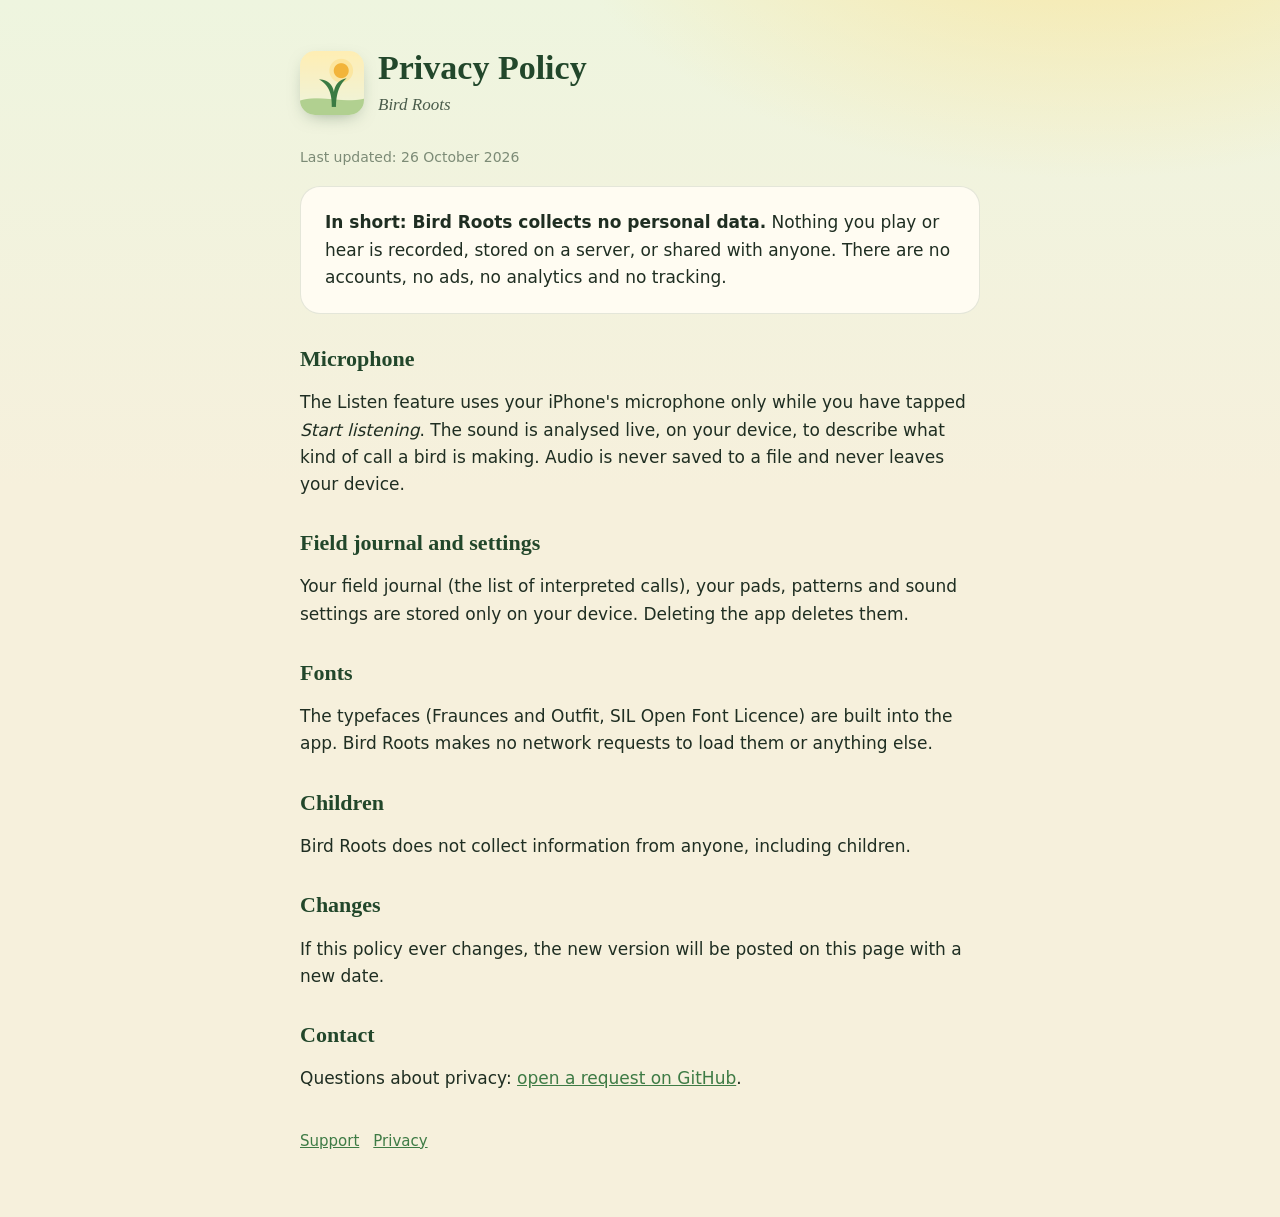
<file: privacy.html>
<!doctype html>
<html lang="en">
<head>
  <meta charset="utf-8">
  <meta name="viewport" content="width=device-width, initial-scale=1">
  <title>Bird Roots — Privacy Policy</title>
  <link rel="stylesheet" href="style.css">
</head>
<body>
<main>
  <header>
    <img src="icon.png" alt="">
    <div>
      <h1>Privacy Policy</h1>
      <p class="sub">Bird Roots</p>
    </div>
  </header>

  <p class="updated">Last updated: 26 October 2026</p>

  <div class="card">
    <strong>In short: Bird Roots collects no personal data.</strong> Nothing you play or hear is recorded, stored on a server, or shared with anyone. There are no accounts, no ads, no analytics and no tracking.
  </div>

  <h2>Microphone</h2>
  <p>The Listen feature uses your iPhone's microphone only while you have tapped <em>Start listening</em>. The sound is analysed live, on your device, to describe what kind of call a bird is making. Audio is never saved to a file and never leaves your device.</p>

  <h2>Field journal and settings</h2>
  <p>Your field journal (the list of interpreted calls), your pads, patterns and sound settings are stored only on your device. Deleting the app deletes them.</p>

  <h2>Fonts</h2>
  <p>The typefaces (Fraunces and Outfit, SIL Open Font Licence) are built into the app. Bird Roots makes no network requests to load them or anything else.</p>

  <h2>Children</h2>
  <p>Bird Roots does not collect information from anyone, including children.</p>

  <h2>Changes</h2>
  <p>If this policy ever changes, the new version will be posted on this page with a new date.</p>

  <h2>Contact</h2>
  <p>Questions about privacy: <a href="https://github.com/mihaivasiu-cmyk/bird-roots/issues/new">open a request on GitHub</a>.</p>

  <nav><a href="./">Support</a><a href="privacy.html">Privacy</a></nav>
</main>
</body>
</html>
</file>
<file: style.css>
:root {
  --bg: #F6F0DC; --paper: #FFFCF2; --ink: #1F2E22; --ink-2: #4A5C4B; --muted: #7C8B76;
  --leaf: #3E7B45; --leaf-deep: #22472B; --sun: #F2B33D; --line: rgba(46, 78, 46, .13);
}
* { box-sizing: border-box; }
body {
  margin: 0; font: 17px/1.6 -apple-system, BlinkMacSystemFont, "Segoe UI", system-ui, sans-serif; color: var(--ink);
  background: radial-gradient(900px 500px at 85% -10%, rgba(255, 223, 130, .7), transparent 60%), linear-gradient(#EEF5DF, var(--bg) 40%);
  min-height: 100vh;
}
main { max-width: 720px; margin: 0 auto; padding: 48px 20px 64px; }
header { display: flex; align-items: center; gap: 14px; margin-bottom: 28px; }
header img { width: 64px; height: 64px; border-radius: 15px; box-shadow: 0 6px 18px -8px rgba(34, 71, 43, .5); }
h1, h2 { font-family: "New York", Georgia, serif; color: var(--leaf-deep); line-height: 1.2; }
h1 { font-size: 34px; margin: 0; }
h2 { font-size: 22px; margin: 32px 0 8px; }
.sub { margin: 2px 0 0; color: var(--ink-2); font-style: italic; font-family: Georgia, serif; }
.card { background: var(--paper); border: 1px solid var(--line); border-radius: 20px; padding: 22px 24px; margin: 18px 0; }
a { color: var(--leaf); }
nav { margin-top: 36px; font-size: 15px; color: var(--muted); }
nav a { margin-right: 14px; }
.updated { color: var(--muted); font-size: 14px; }
</file>
